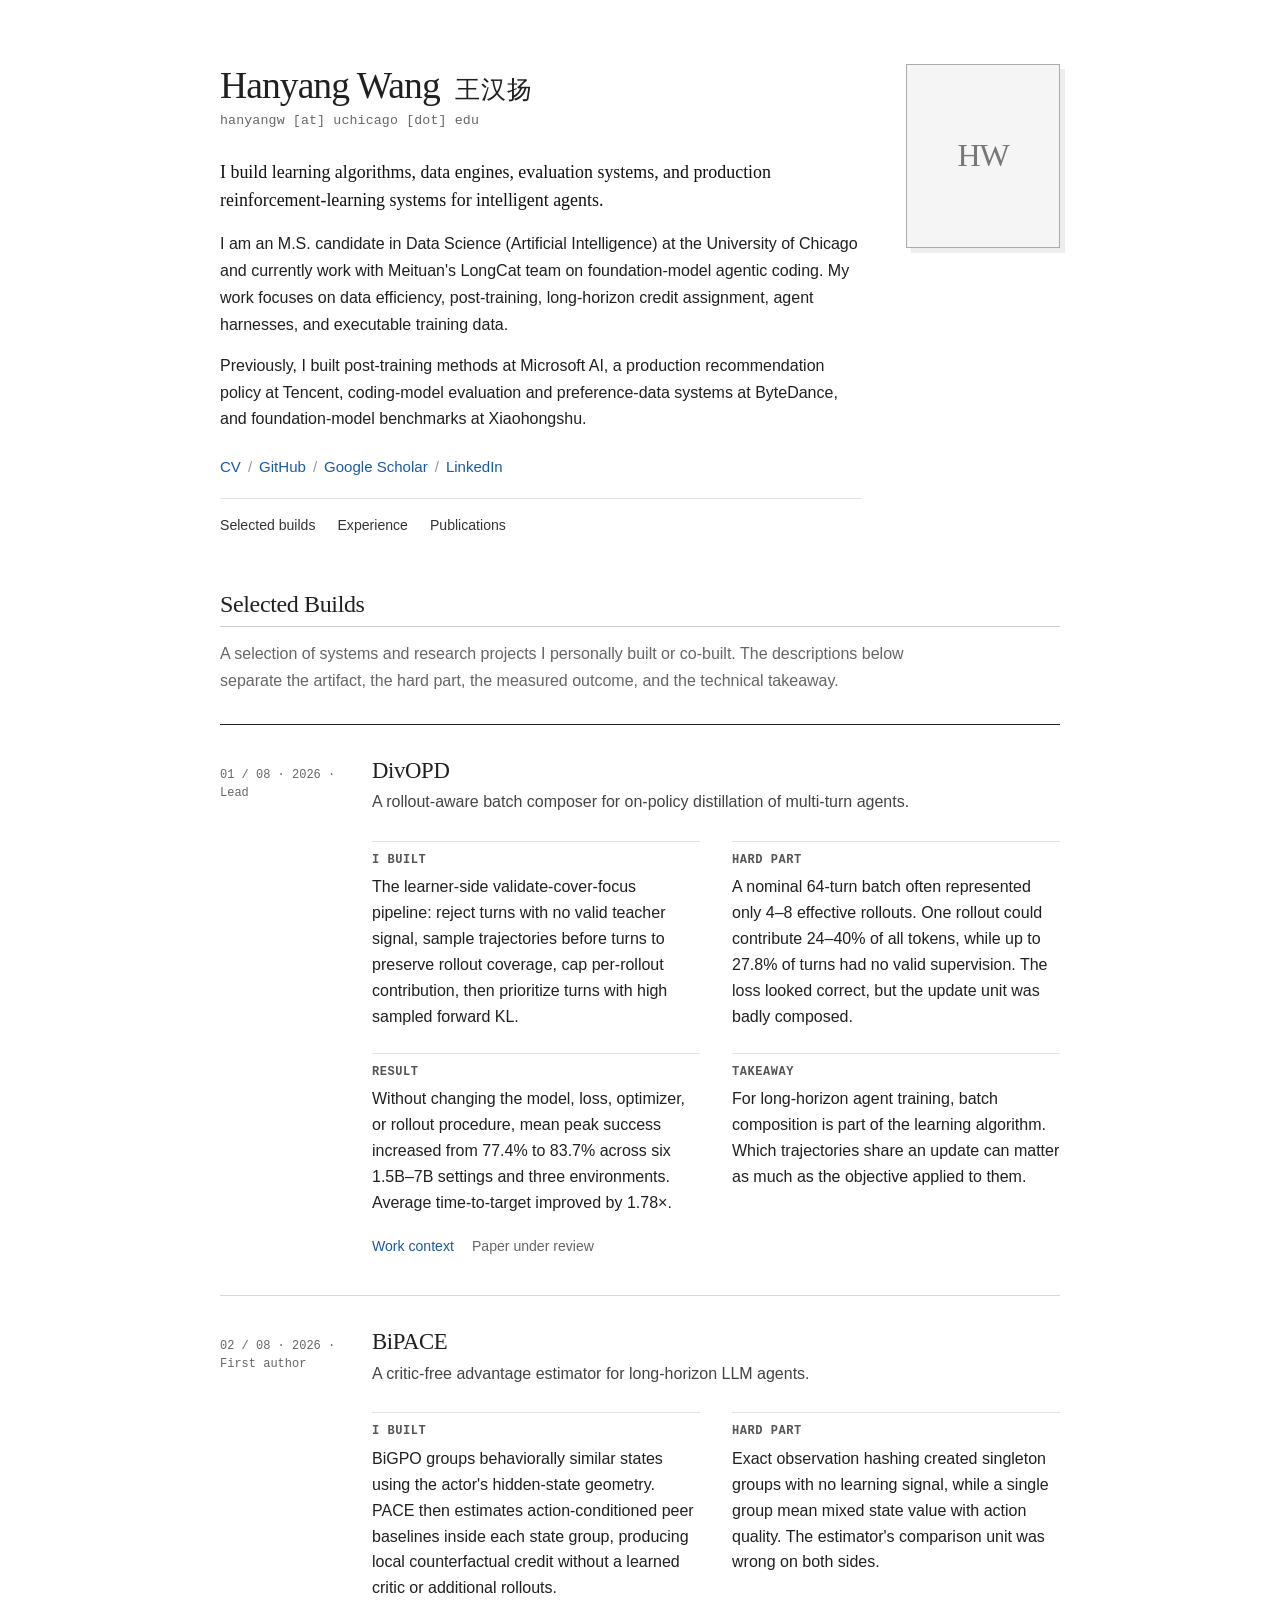
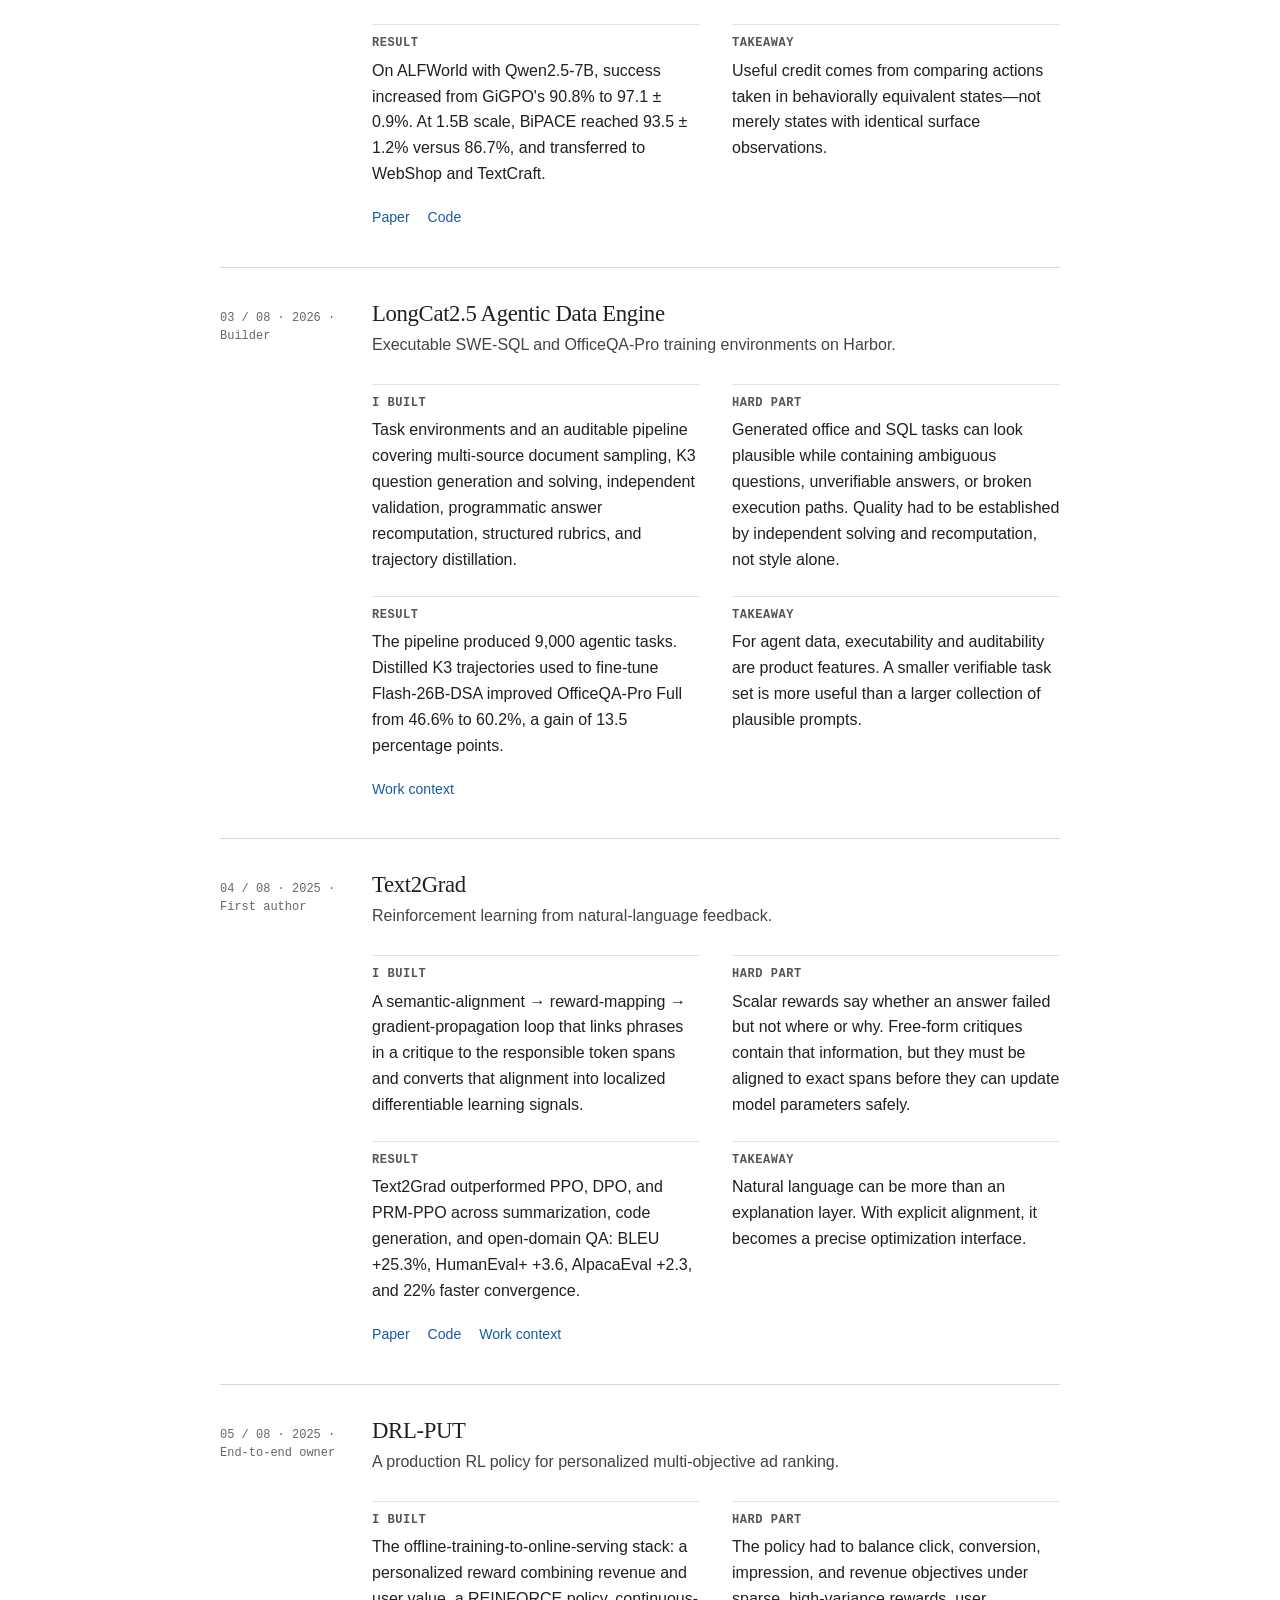
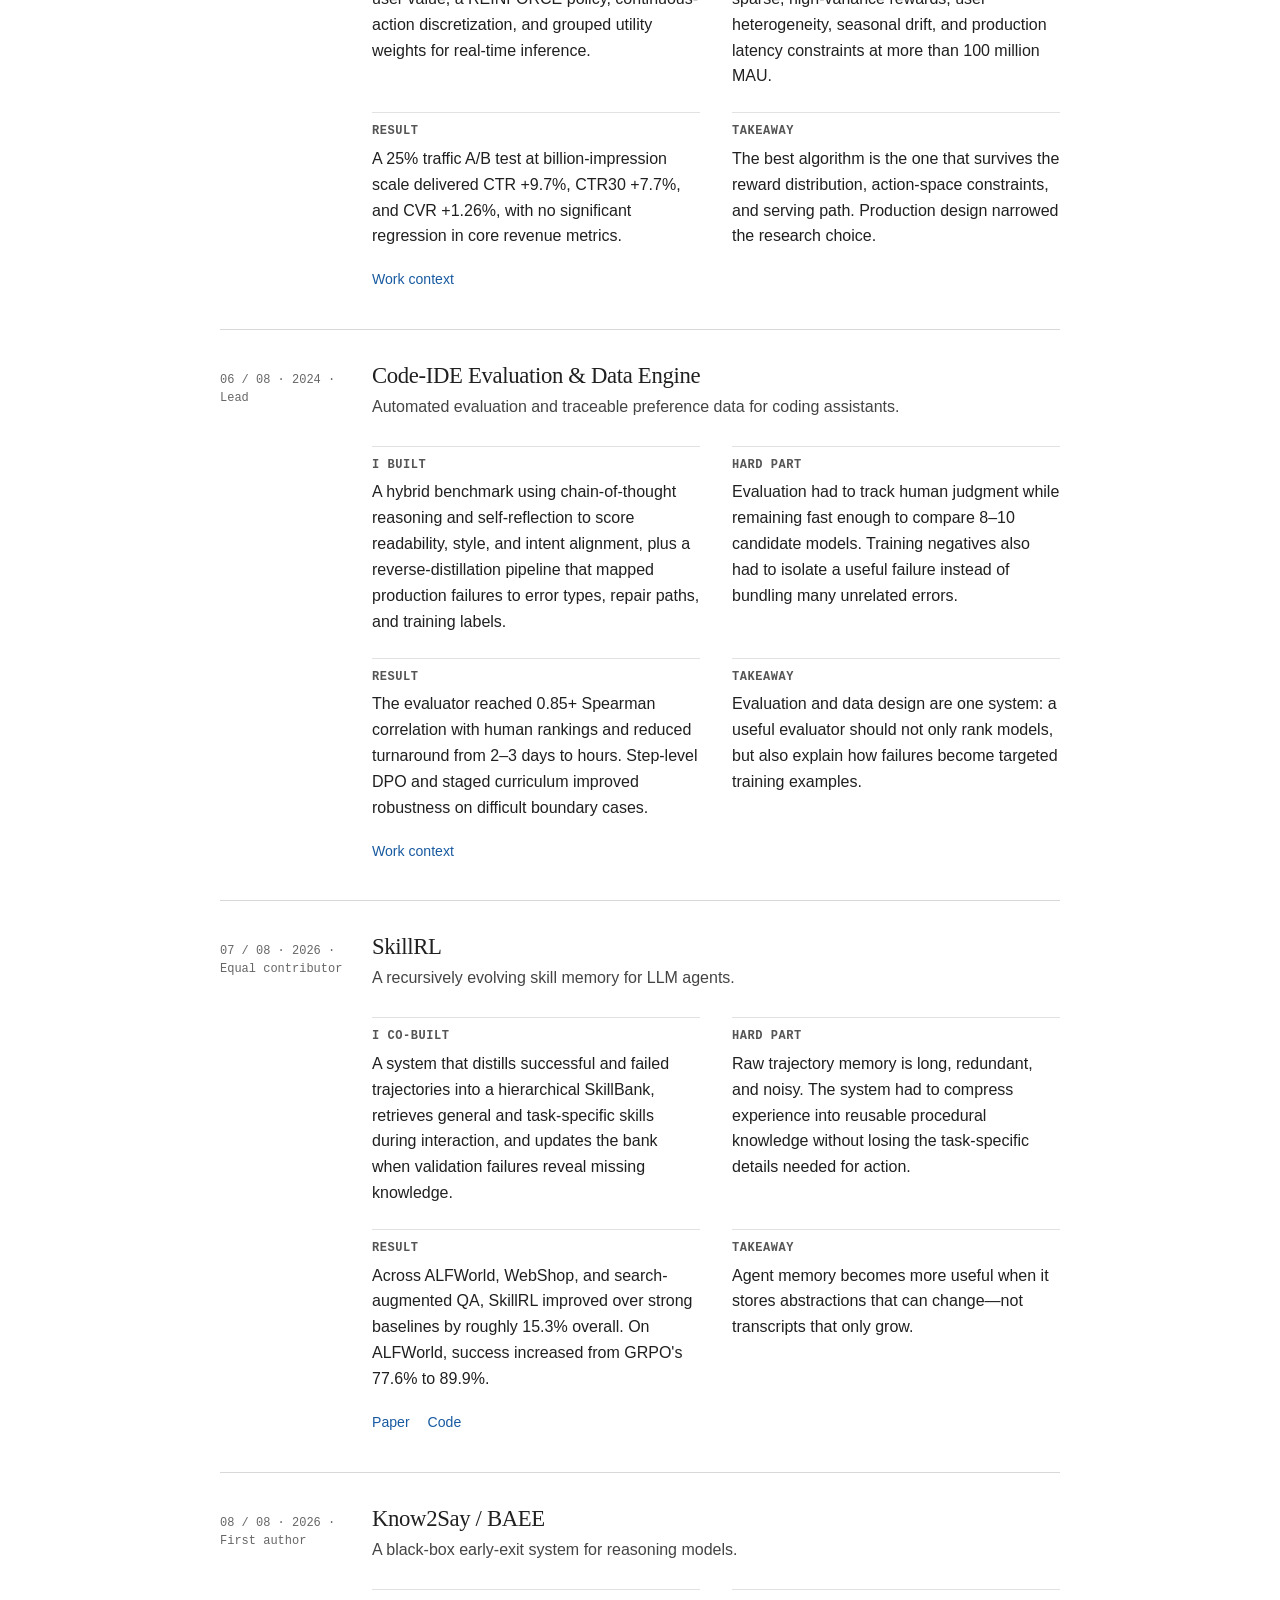
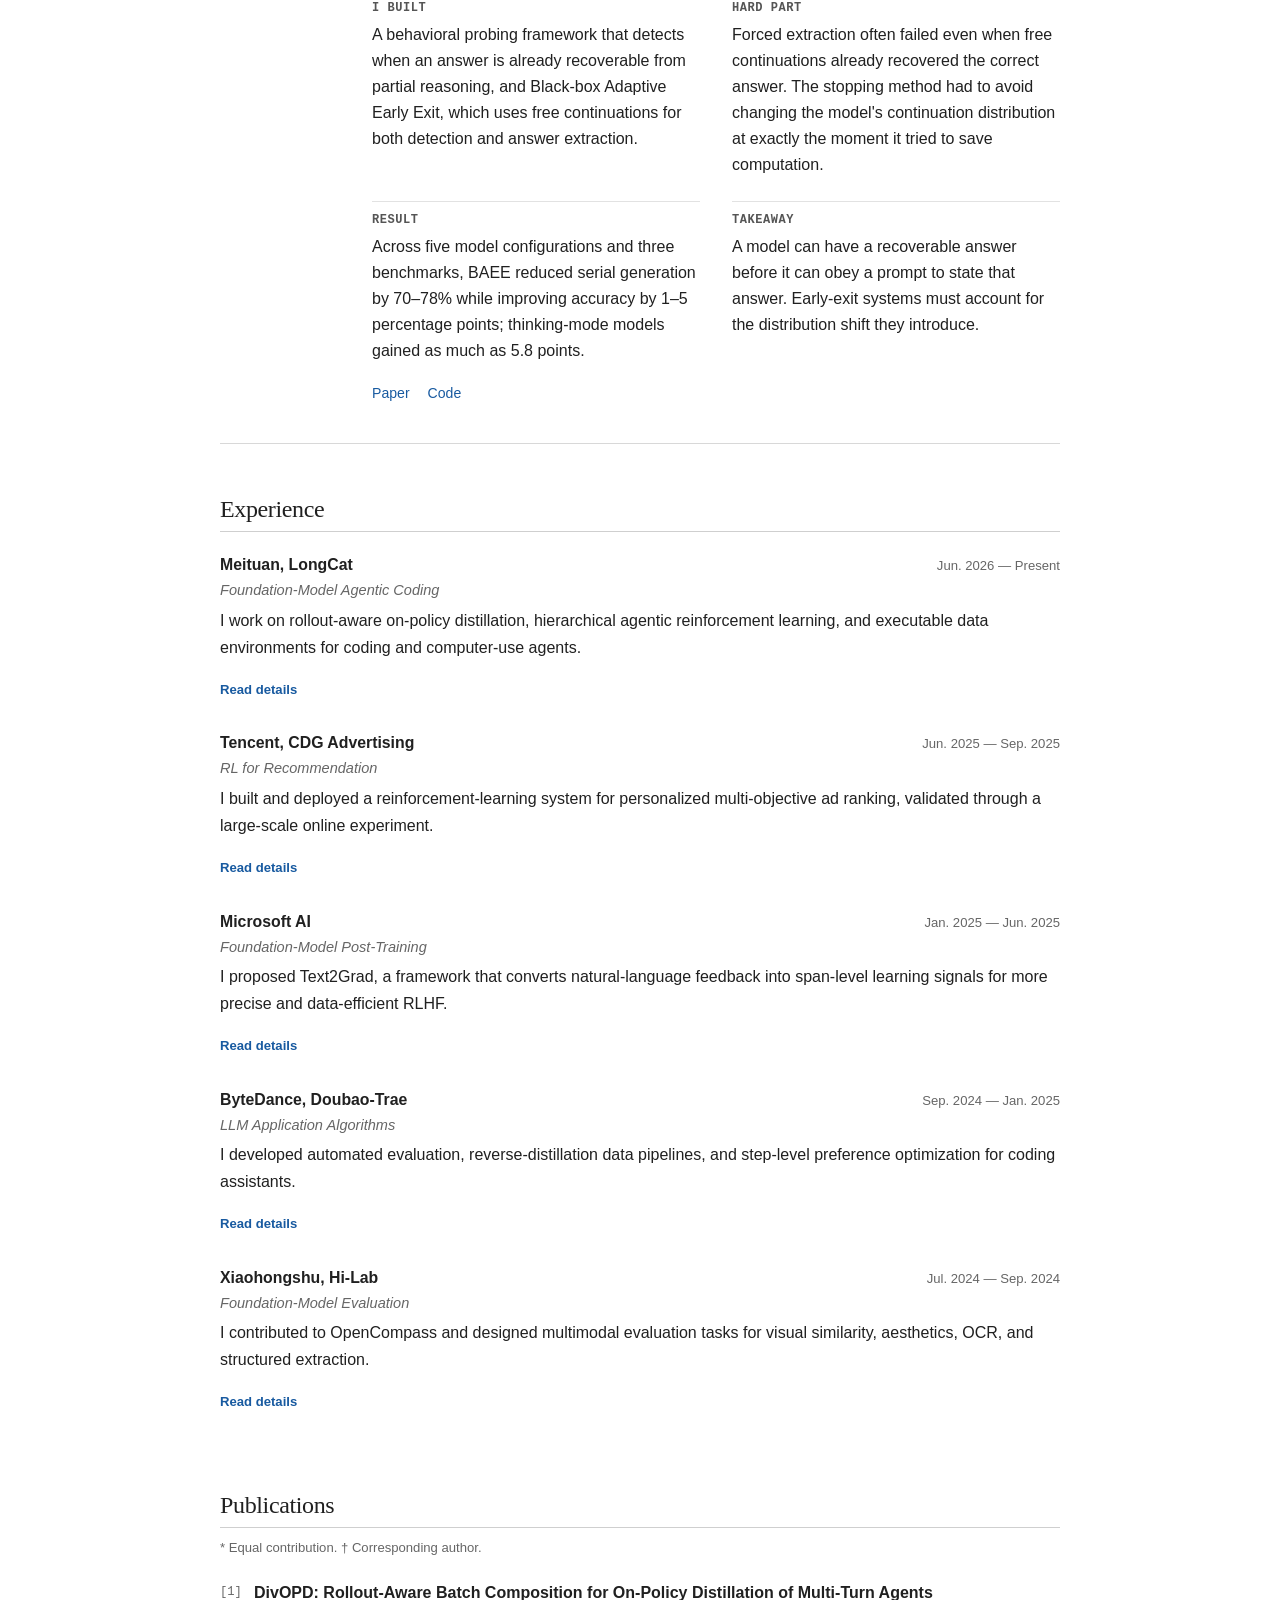
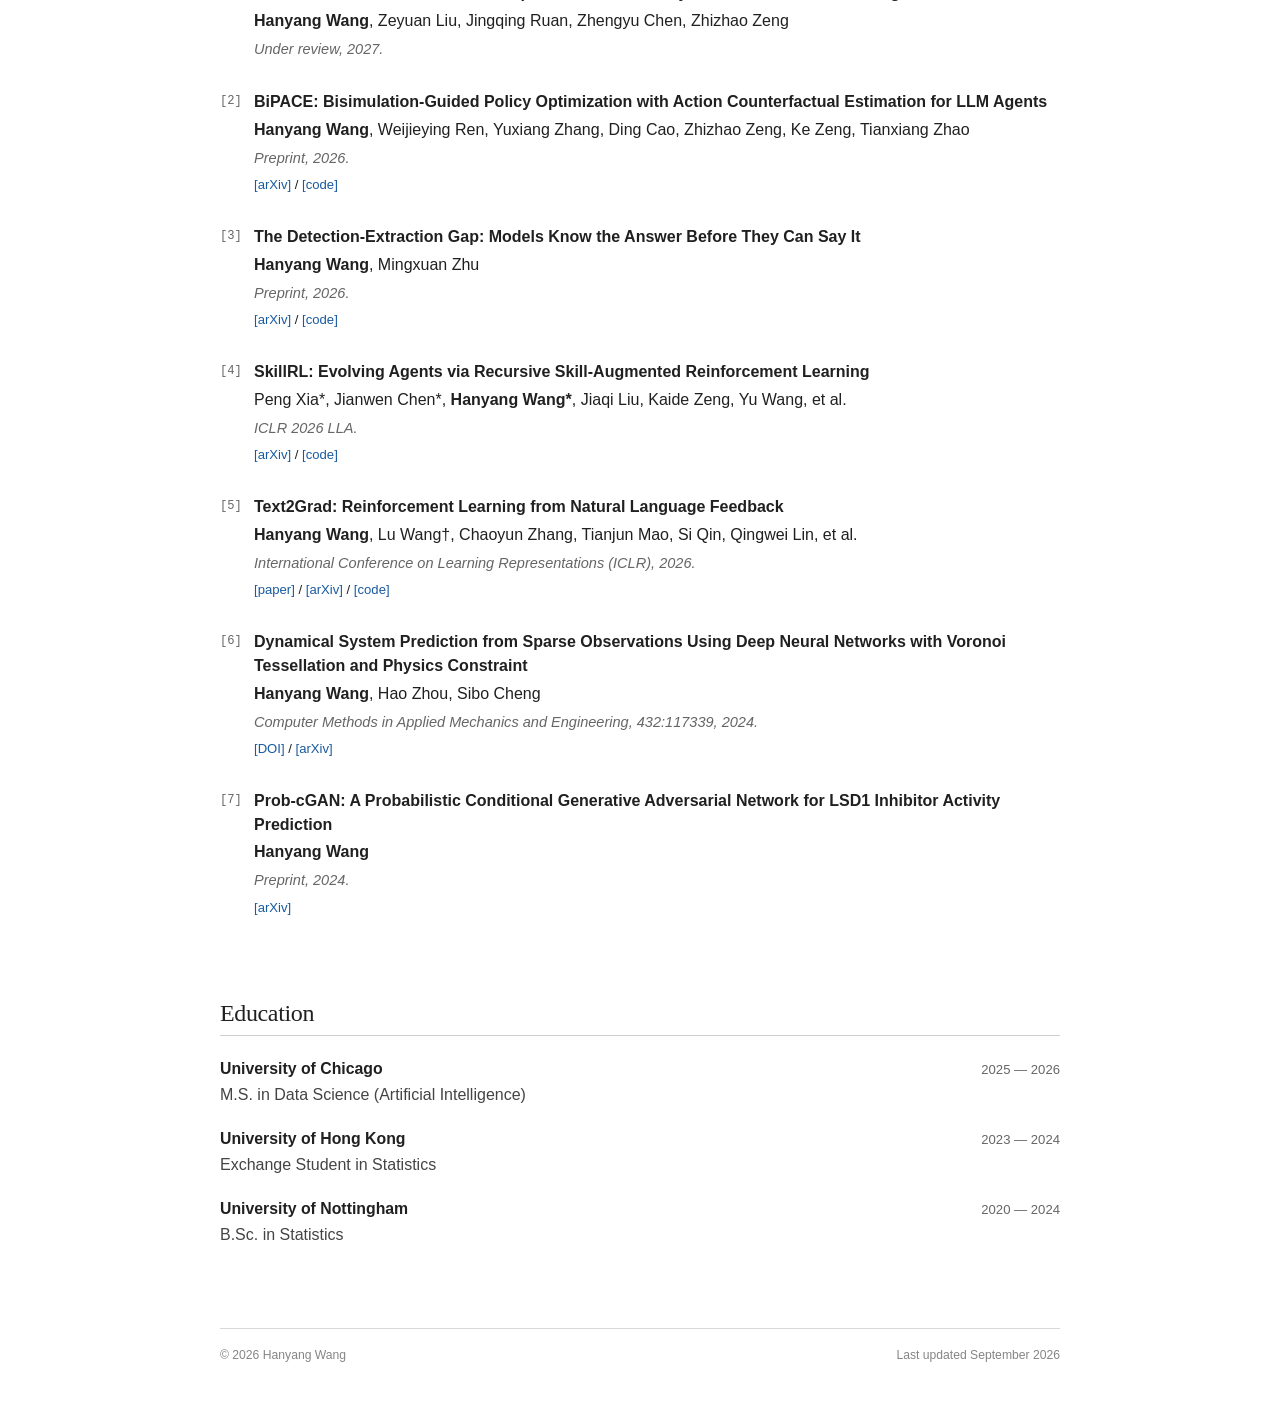
<file: index.html>
<!doctype html>
<html lang="en">
  <head>
    <meta charset="utf-8" />
    <meta name="viewport" content="width=device-width, initial-scale=1" />
    <title>Hanyang Wang 王汉扬</title>
    <meta name="description" content="Hanyang Wang builds learning algorithms, data engines, evaluation systems, and production reinforcement-learning systems for intelligent agents." />
    <meta property="og:title" content="Hanyang Wang 王汉扬" />
    <meta property="og:description" content="Learning algorithms, data engines, evaluation systems, and production RL for intelligent agents." />
    <meta property="og:type" content="website" />
    <meta name="twitter:card" content="summary" />
    <meta name="twitter:title" content="Hanyang Wang 王汉扬" />
    <meta name="twitter:description" content="Learning algorithms, data engines, evaluation systems, and production RL for intelligent agents." />
    <meta name="theme-color" content="#ffffff" />
    <link rel="icon" href="favicon.svg" type="image/svg+xml" />
    <link rel="canonical" href="https://hanyangwang0418-oss.github.io/EdWangLoDaSc.github.io/" />
    <link rel="stylesheet" href="styles.css" />
  </head>
  <body>
    <main>
      <section class="intro" aria-labelledby="page-title">
        <div>
          <h1 id="page-title">Hanyang Wang <span class="chinese-name" lang="zh-CN">王汉扬</span></h1>
          <p class="email">hanyangw [at] uchicago [dot] edu</p>
          <p class="intro-lead">I build learning algorithms, data engines, evaluation systems, and production reinforcement-learning systems for intelligent agents.</p>
          <p>I am an M.S. candidate in Data Science (Artificial Intelligence) at the University of Chicago and currently work with Meituan's LongCat team on foundation-model agentic coding. My work focuses on data efficiency, post-training, long-horizon credit assignment, agent harnesses, and executable training data.</p>
          <p>Previously, I built post-training methods at Microsoft AI, a production recommendation policy at Tencent, coding-model evaluation and preference-data systems at ByteDance, and foundation-model benchmarks at Xiaohongshu.</p>
          <nav class="profile-links" aria-label="Profile links">
            <a href="Hanyang_Wang_CV.pdf" target="_blank">CV</a><span>/</span>
            <a href="https://github.com/EdWangLoDaSc" target="_blank" rel="noreferrer">GitHub</a><span>/</span>
            <a href="https://scholar.google.com/scholar?q=%22Hanyang+Wang%22+Text2Grad" target="_blank" rel="noreferrer">Google Scholar</a><span>/</span>
            <a href="https://www.linkedin.com/in/hanyang-wang-950623252" target="_blank" rel="noreferrer">LinkedIn</a>
          </nav>
          <nav class="section-links" aria-label="Page sections">
            <a href="#builds">Selected builds</a>
            <a href="#experience">Experience</a>
            <a href="#publications">Publications</a>
          </nav>
        </div>
        <div class="portrait-placeholder" aria-label="Portrait placeholder"><span>HW</span></div>
      </section>

      <section id="builds" aria-labelledby="builds-title">
        <h2 id="builds-title">Selected Builds</h2>
        <p class="section-intro">A selection of systems and research projects I personally built or co-built. The descriptions below separate the artifact, the hard part, the measured outcome, and the technical takeaway.</p>

        <div class="build-list">
          <article class="build-item" id="divopd">
            <header class="build-header">
              <p class="build-index">01 / 08 · 2026 · Lead</p>
              <h3>DivOPD</h3>
              <p class="build-subtitle">A rollout-aware batch composer for on-policy distillation of multi-turn agents.</p>
            </header>
            <div class="build-story">
              <div><h4>I built</h4><p>The learner-side validate-cover-focus pipeline: reject turns with no valid teacher signal, sample trajectories before turns to preserve rollout coverage, cap per-rollout contribution, then prioritize turns with high sampled forward KL.</p></div>
              <div><h4>Hard part</h4><p>A nominal 64-turn batch often represented only 4–8 effective rollouts. One rollout could contribute 24–40% of all tokens, while up to 27.8% of turns had no valid supervision. The loss looked correct, but the update unit was badly composed.</p></div>
              <div><h4>Result</h4><p>Without changing the model, loss, optimizer, or rollout procedure, mean peak success increased from 77.4% to 83.7% across six 1.5B–7B settings and three environments. Average time-to-target improved by 1.78×.</p></div>
              <div><h4>Takeaway</h4><p>For long-horizon agent training, batch composition is part of the learning algorithm. Which trajectories share an update can matter as much as the objective applied to them.</p></div>
            </div>
            <div class="build-links"><a href="experience/meituan/">Work context</a><span>Paper under review</span></div>
          </article>

          <article class="build-item" id="bipace">
            <header class="build-header">
              <p class="build-index">02 / 08 · 2026 · First author</p>
              <h3>BiPACE</h3>
              <p class="build-subtitle">A critic-free advantage estimator for long-horizon LLM agents.</p>
            </header>
            <div class="build-story">
              <div><h4>I built</h4><p>BiGPO groups behaviorally similar states using the actor's hidden-state geometry. PACE then estimates action-conditioned peer baselines inside each state group, producing local counterfactual credit without a learned critic or additional rollouts.</p></div>
              <div><h4>Hard part</h4><p>Exact observation hashing created singleton groups with no learning signal, while a single group mean mixed state value with action quality. The estimator's comparison unit was wrong on both sides.</p></div>
              <div><h4>Result</h4><p>On ALFWorld with Qwen2.5-7B, success increased from GiGPO's 90.8% to 97.1 ± 0.9%. At 1.5B scale, BiPACE reached 93.5 ± 1.2% versus 86.7%, and transferred to WebShop and TextCraft.</p></div>
              <div><h4>Takeaway</h4><p>Useful credit comes from comparing actions taken in behaviorally equivalent states—not merely states with identical surface observations.</p></div>
            </div>
            <div class="build-links"><a href="https://arxiv.org/abs/2606.25556" target="_blank" rel="noreferrer">Paper</a><a href="https://github.com/TianxiangZhao/BiPACE" target="_blank" rel="noreferrer">Code</a></div>
          </article>

          <article class="build-item" id="longcat-data">
            <header class="build-header">
              <p class="build-index">03 / 08 · 2026 · Builder</p>
              <h3>LongCat2.5 Agentic Data Engine</h3>
              <p class="build-subtitle">Executable SWE-SQL and OfficeQA-Pro training environments on Harbor.</p>
            </header>
            <div class="build-story">
              <div><h4>I built</h4><p>Task environments and an auditable pipeline covering multi-source document sampling, K3 question generation and solving, independent validation, programmatic answer recomputation, structured rubrics, and trajectory distillation.</p></div>
              <div><h4>Hard part</h4><p>Generated office and SQL tasks can look plausible while containing ambiguous questions, unverifiable answers, or broken execution paths. Quality had to be established by independent solving and recomputation, not style alone.</p></div>
              <div><h4>Result</h4><p>The pipeline produced 9,000 agentic tasks. Distilled K3 trajectories used to fine-tune Flash-26B-DSA improved OfficeQA-Pro Full from 46.6% to 60.2%, a gain of 13.5 percentage points.</p></div>
              <div><h4>Takeaway</h4><p>For agent data, executability and auditability are product features. A smaller verifiable task set is more useful than a larger collection of plausible prompts.</p></div>
            </div>
            <div class="build-links"><a href="experience/meituan/">Work context</a></div>
          </article>

          <article class="build-item" id="text2grad">
            <header class="build-header">
              <p class="build-index">04 / 08 · 2025 · First author</p>
              <h3>Text2Grad</h3>
              <p class="build-subtitle">Reinforcement learning from natural-language feedback.</p>
            </header>
            <div class="build-story">
              <div><h4>I built</h4><p>A semantic-alignment → reward-mapping → gradient-propagation loop that links phrases in a critique to the responsible token spans and converts that alignment into localized differentiable learning signals.</p></div>
              <div><h4>Hard part</h4><p>Scalar rewards say whether an answer failed but not where or why. Free-form critiques contain that information, but they must be aligned to exact spans before they can update model parameters safely.</p></div>
              <div><h4>Result</h4><p>Text2Grad outperformed PPO, DPO, and PRM-PPO across summarization, code generation, and open-domain QA: BLEU +25.3%, HumanEval+ +3.6, AlpacaEval +2.3, and 22% faster convergence.</p></div>
              <div><h4>Takeaway</h4><p>Natural language can be more than an explanation layer. With explicit alignment, it becomes a precise optimization interface.</p></div>
            </div>
            <div class="build-links"><a href="https://proceedings.iclr.cc/paper_files/paper/2026/hash/52fbb930ec6941099f1384321d8b9461-Abstract-Conference.html" target="_blank" rel="noreferrer">Paper</a><a href="https://github.com/microsoft/Text2Grad" target="_blank" rel="noreferrer">Code</a><a href="experience/microsoft/">Work context</a></div>
          </article>

          <article class="build-item" id="drl-put">
            <header class="build-header">
              <p class="build-index">05 / 08 · 2025 · End-to-end owner</p>
              <h3>DRL-PUT</h3>
              <p class="build-subtitle">A production RL policy for personalized multi-objective ad ranking.</p>
            </header>
            <div class="build-story">
              <div><h4>I built</h4><p>The offline-training-to-online-serving stack: a personalized reward combining revenue and user value, a REINFORCE policy, continuous-action discretization, and grouped utility weights for real-time inference.</p></div>
              <div><h4>Hard part</h4><p>The policy had to balance click, conversion, impression, and revenue objectives under sparse, high-variance rewards, user heterogeneity, seasonal drift, and production latency constraints at more than 100 million MAU.</p></div>
              <div><h4>Result</h4><p>A 25% traffic A/B test at billion-impression scale delivered CTR +9.7%, CTR30 +7.7%, and CVR +1.26%, with no significant regression in core revenue metrics.</p></div>
              <div><h4>Takeaway</h4><p>The best algorithm is the one that survives the reward distribution, action-space constraints, and serving path. Production design narrowed the research choice.</p></div>
            </div>
            <div class="build-links"><a href="experience/tencent/">Work context</a></div>
          </article>

          <article class="build-item" id="code-eval">
            <header class="build-header">
              <p class="build-index">06 / 08 · 2024 · Lead</p>
              <h3>Code-IDE Evaluation & Data Engine</h3>
              <p class="build-subtitle">Automated evaluation and traceable preference data for coding assistants.</p>
            </header>
            <div class="build-story">
              <div><h4>I built</h4><p>A hybrid benchmark using chain-of-thought reasoning and self-reflection to score readability, style, and intent alignment, plus a reverse-distillation pipeline that mapped production failures to error types, repair paths, and training labels.</p></div>
              <div><h4>Hard part</h4><p>Evaluation had to track human judgment while remaining fast enough to compare 8–10 candidate models. Training negatives also had to isolate a useful failure instead of bundling many unrelated errors.</p></div>
              <div><h4>Result</h4><p>The evaluator reached 0.85+ Spearman correlation with human rankings and reduced turnaround from 2–3 days to hours. Step-level DPO and staged curriculum improved robustness on difficult boundary cases.</p></div>
              <div><h4>Takeaway</h4><p>Evaluation and data design are one system: a useful evaluator should not only rank models, but also explain how failures become targeted training examples.</p></div>
            </div>
            <div class="build-links"><a href="experience/bytedance/">Work context</a></div>
          </article>

          <article class="build-item" id="skillrl">
            <header class="build-header">
              <p class="build-index">07 / 08 · 2026 · Equal contributor</p>
              <h3>SkillRL</h3>
              <p class="build-subtitle">A recursively evolving skill memory for LLM agents.</p>
            </header>
            <div class="build-story">
              <div><h4>I co-built</h4><p>A system that distills successful and failed trajectories into a hierarchical SkillBank, retrieves general and task-specific skills during interaction, and updates the bank when validation failures reveal missing knowledge.</p></div>
              <div><h4>Hard part</h4><p>Raw trajectory memory is long, redundant, and noisy. The system had to compress experience into reusable procedural knowledge without losing the task-specific details needed for action.</p></div>
              <div><h4>Result</h4><p>Across ALFWorld, WebShop, and search-augmented QA, SkillRL improved over strong baselines by roughly 15.3% overall. On ALFWorld, success increased from GRPO's 77.6% to 89.9%.</p></div>
              <div><h4>Takeaway</h4><p>Agent memory becomes more useful when it stores abstractions that can change—not transcripts that only grow.</p></div>
            </div>
            <div class="build-links"><a href="https://arxiv.org/abs/2602.08234" target="_blank" rel="noreferrer">Paper</a><a href="https://github.com/aiming-lab/SkillRL" target="_blank" rel="noreferrer">Code</a></div>
          </article>

          <article class="build-item" id="know2say">
            <header class="build-header">
              <p class="build-index">08 / 08 · 2026 · First author</p>
              <h3>Know2Say / BAEE</h3>
              <p class="build-subtitle">A black-box early-exit system for reasoning models.</p>
            </header>
            <div class="build-story">
              <div><h4>I built</h4><p>A behavioral probing framework that detects when an answer is already recoverable from partial reasoning, and Black-box Adaptive Early Exit, which uses free continuations for both detection and answer extraction.</p></div>
              <div><h4>Hard part</h4><p>Forced extraction often failed even when free continuations already recovered the correct answer. The stopping method had to avoid changing the model's continuation distribution at exactly the moment it tried to save computation.</p></div>
              <div><h4>Result</h4><p>Across five model configurations and three benchmarks, BAEE reduced serial generation by 70–78% while improving accuracy by 1–5 percentage points; thinking-mode models gained as much as 5.8 points.</p></div>
              <div><h4>Takeaway</h4><p>A model can have a recoverable answer before it can obey a prompt to state that answer. Early-exit systems must account for the distribution shift they introduce.</p></div>
            </div>
            <div class="build-links"><a href="https://arxiv.org/abs/2604.06613" target="_blank" rel="noreferrer">Paper</a><a href="https://github.com/EdWangLoDaSc/know2say" target="_blank" rel="noreferrer">Code</a></div>
          </article>
        </div>
      </section>

      <section id="experience" aria-labelledby="experience-title">
        <h2 id="experience-title">Experience</h2>
        <article class="experience-item"><div class="item-heading"><h3>Meituan, LongCat</h3><span>Jun. 2026 — Present</span></div><p class="role">Foundation-Model Agentic Coding</p><p>I work on rollout-aware on-policy distillation, hierarchical agentic reinforcement learning, and executable data environments for coding and computer-use agents.</p><a class="detail-link" href="experience/meituan/">Read details</a></article>
        <article class="experience-item"><div class="item-heading"><h3>Tencent, CDG Advertising</h3><span>Jun. 2025 — Sep. 2025</span></div><p class="role">RL for Recommendation</p><p>I built and deployed a reinforcement-learning system for personalized multi-objective ad ranking, validated through a large-scale online experiment.</p><a class="detail-link" href="experience/tencent/">Read details</a></article>
        <article class="experience-item"><div class="item-heading"><h3>Microsoft AI</h3><span>Jan. 2025 — Jun. 2025</span></div><p class="role">Foundation-Model Post-Training</p><p>I proposed Text2Grad, a framework that converts natural-language feedback into span-level learning signals for more precise and data-efficient RLHF.</p><a class="detail-link" href="experience/microsoft/">Read details</a></article>
        <article class="experience-item"><div class="item-heading"><h3>ByteDance, Doubao-Trae</h3><span>Sep. 2024 — Jan. 2025</span></div><p class="role">LLM Application Algorithms</p><p>I developed automated evaluation, reverse-distillation data pipelines, and step-level preference optimization for coding assistants.</p><a class="detail-link" href="experience/bytedance/">Read details</a></article>
        <article class="experience-item"><div class="item-heading"><h3>Xiaohongshu, Hi-Lab</h3><span>Jul. 2024 — Sep. 2024</span></div><p class="role">Foundation-Model Evaluation</p><p>I contributed to OpenCompass and designed multimodal evaluation tasks for visual similarity, aesthetics, OCR, and structured extraction.</p><a class="detail-link" href="experience/xiaohongshu/">Read details</a></article>
      </section>

      <section id="publications" aria-labelledby="publications-title">
        <h2 id="publications-title">Publications</h2>
        <p class="note">* Equal contribution. † Corresponding author.</p>
        <ol class="publication-list">
          <li><p class="paper-title">DivOPD: Rollout-Aware Batch Composition for On-Policy Distillation of Multi-Turn Agents</p><p><strong>Hanyang Wang</strong>, Zeyuan Liu, Jingqing Ruan, Zhengyu Chen, Zhizhao Zeng</p><p class="venue">Under review, 2027.</p></li>
          <li><p class="paper-title">BiPACE: Bisimulation-Guided Policy Optimization with Action Counterfactual Estimation for LLM Agents</p><p><strong>Hanyang Wang</strong>, Weijieying Ren, Yuxiang Zhang, Ding Cao, Zhizhao Zeng, Ke Zeng, Tianxiang Zhao</p><p class="venue">Preprint, 2026.</p><p class="paper-links"><a href="https://arxiv.org/abs/2606.25556" target="_blank" rel="noreferrer">[arXiv]</a> / <a href="https://github.com/TianxiangZhao/BiPACE" target="_blank" rel="noreferrer">[code]</a></p></li>
          <li><p class="paper-title">The Detection-Extraction Gap: Models Know the Answer Before They Can Say It</p><p><strong>Hanyang Wang</strong>, Mingxuan Zhu</p><p class="venue">Preprint, 2026.</p><p class="paper-links"><a href="https://arxiv.org/abs/2604.06613" target="_blank" rel="noreferrer">[arXiv]</a> / <a href="https://github.com/EdWangLoDaSc/know2say" target="_blank" rel="noreferrer">[code]</a></p></li>
          <li><p class="paper-title">SkillRL: Evolving Agents via Recursive Skill-Augmented Reinforcement Learning</p><p>Peng Xia*, Jianwen Chen*, <strong>Hanyang Wang*</strong>, Jiaqi Liu, Kaide Zeng, Yu Wang, et al.</p><p class="venue">ICLR 2026 LLA.</p><p class="paper-links"><a href="https://arxiv.org/abs/2602.08234" target="_blank" rel="noreferrer">[arXiv]</a> / <a href="https://github.com/aiming-lab/SkillRL" target="_blank" rel="noreferrer">[code]</a></p></li>
          <li><p class="paper-title">Text2Grad: Reinforcement Learning from Natural Language Feedback</p><p><strong>Hanyang Wang</strong>, Lu Wang†, Chaoyun Zhang, Tianjun Mao, Si Qin, Qingwei Lin, et al.</p><p class="venue">International Conference on Learning Representations (ICLR), 2026.</p><p class="paper-links"><a href="https://proceedings.iclr.cc/paper_files/paper/2026/hash/52fbb930ec6941099f1384321d8b9461-Abstract-Conference.html" target="_blank" rel="noreferrer">[paper]</a> / <a href="https://arxiv.org/abs/2505.22338" target="_blank" rel="noreferrer">[arXiv]</a> / <a href="https://github.com/microsoft/Text2Grad" target="_blank" rel="noreferrer">[code]</a></p></li>
          <li><p class="paper-title">Dynamical System Prediction from Sparse Observations Using Deep Neural Networks with Voronoi Tessellation and Physics Constraint</p><p><strong>Hanyang Wang</strong>, Hao Zhou, Sibo Cheng</p><p class="venue">Computer Methods in Applied Mechanics and Engineering, 432:117339, 2024.</p><p class="paper-links"><a href="https://doi.org/10.1016/j.cma.2024.117339" target="_blank" rel="noreferrer">[DOI]</a> / <a href="https://arxiv.org/abs/2409.00458" target="_blank" rel="noreferrer">[arXiv]</a></p></li>
          <li><p class="paper-title">Prob-cGAN: A Probabilistic Conditional Generative Adversarial Network for LSD1 Inhibitor Activity Prediction</p><p><strong>Hanyang Wang</strong></p><p class="venue">Preprint, 2024.</p><p class="paper-links"><a href="https://arxiv.org/abs/2411.15483" target="_blank" rel="noreferrer">[arXiv]</a></p></li>
        </ol>
      </section>

      <section aria-labelledby="education-title">
        <h2 id="education-title">Education</h2>
        <div class="education-item"><div class="item-heading"><h3>University of Chicago</h3><span>2025 — 2026</span></div><p>M.S. in Data Science (Artificial Intelligence)</p></div>
        <div class="education-item"><div class="item-heading"><h3>University of Hong Kong</h3><span>2023 — 2024</span></div><p>Exchange Student in Statistics</p></div>
        <div class="education-item"><div class="item-heading"><h3>University of Nottingham</h3><span>2020 — 2024</span></div><p>B.Sc. in Statistics</p></div>
      </section>
      <footer>
        <p>© 2026 Hanyang Wang</p>
        <p>Last updated September 2026</p>
      </footer>
    </main>
  </body>
</html>
</file>
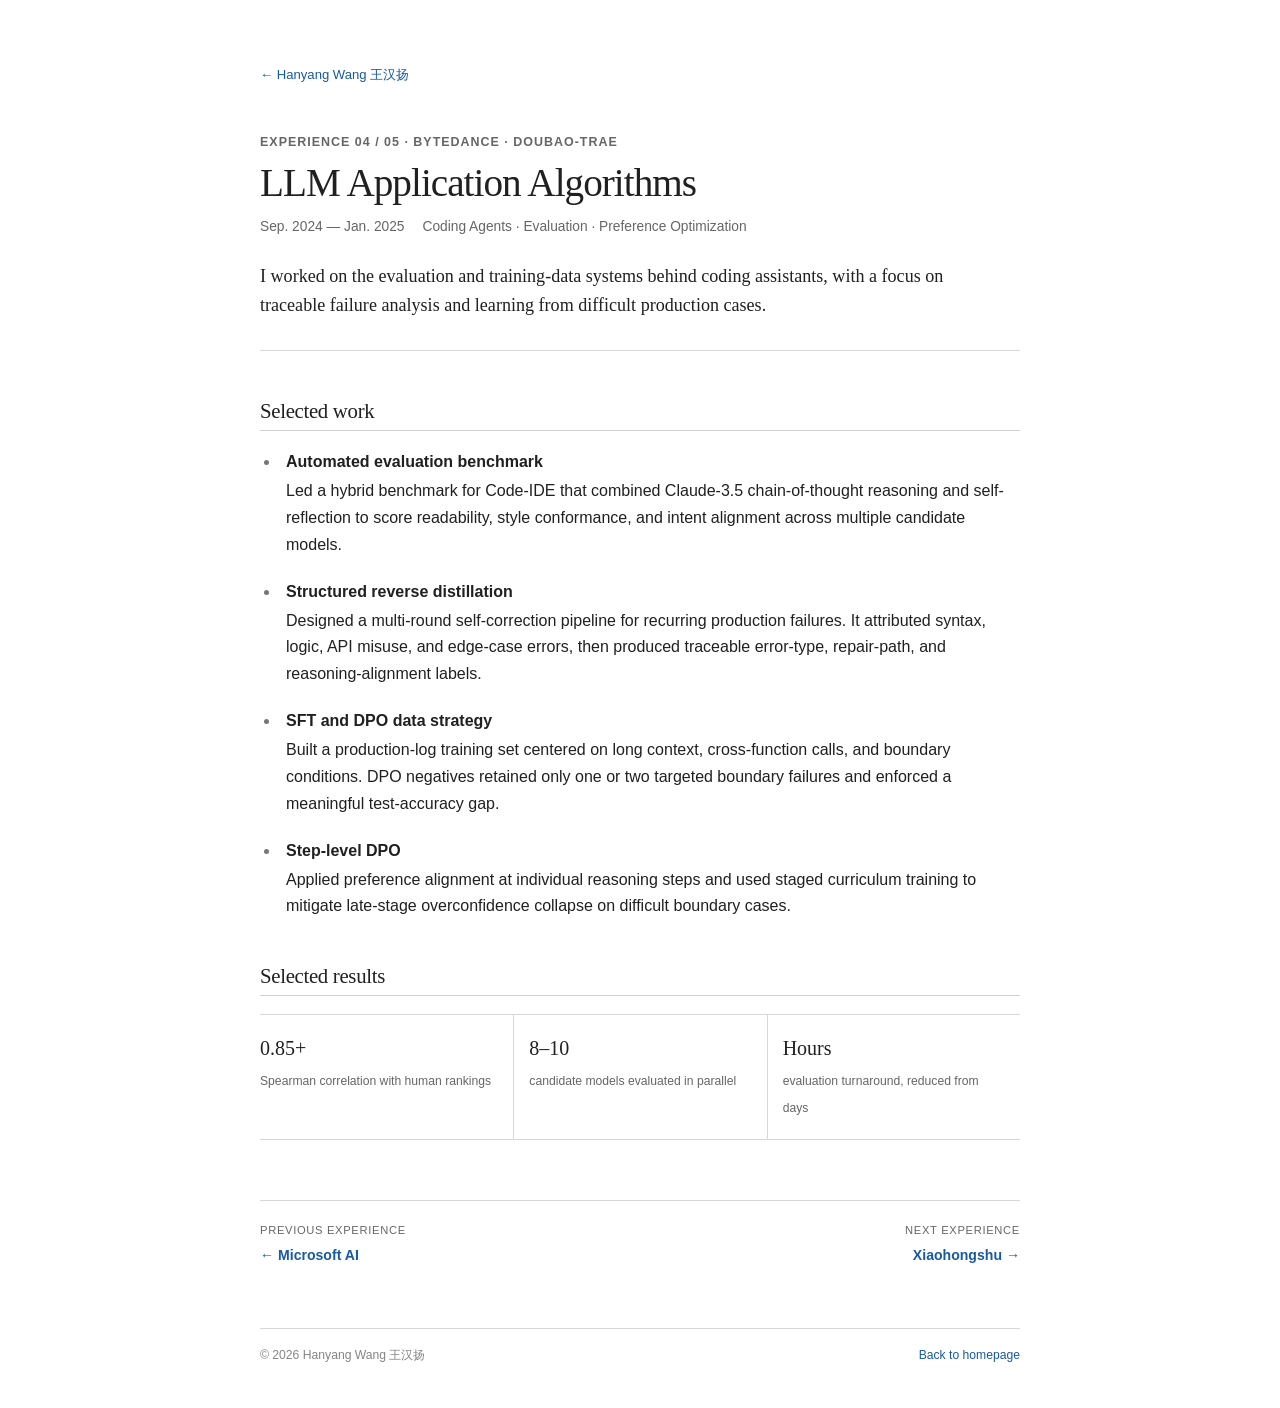
<file: experience/bytedance/index.html>
<!doctype html>
<html lang="en">
  <head>
    <meta charset="utf-8" />
    <meta name="viewport" content="width=device-width, initial-scale=1" />
    <title>ByteDance · Doubao-Trae — Hanyang Wang 王汉扬</title>
    <meta name="description" content="Hanyang Wang's work on automated evaluation, data strategy, and preference optimization for coding assistants at ByteDance." />
    <meta property="og:title" content="ByteDance · Doubao-Trae — Hanyang Wang 王汉扬" />
    <meta property="og:description" content="Evaluation, reverse distillation, and preference optimization for coding assistants." />
    <meta name="twitter:card" content="summary" />
    <meta name="twitter:title" content="ByteDance · Doubao-Trae — Hanyang Wang 王汉扬" />
    <meta name="twitter:description" content="Evaluation, reverse distillation, and preference optimization for coding assistants." />
    <link rel="icon" href="../../favicon.svg" type="image/svg+xml" />
    <link rel="canonical" href="https://hanyangwang0418-oss.github.io/EdWangLoDaSc.github.io/experience/bytedance/" />
    <link rel="stylesheet" href="../../styles.css" />
  </head>
  <body>
    <main class="detail-page">
      <nav class="detail-nav"><a href="../../">← Hanyang Wang 王汉扬</a></nav>
      <header class="detail-header">
        <p class="company">Experience 04 / 05 · ByteDance · Doubao-Trae</p>
        <h1>LLM Application Algorithms</h1>
        <div class="detail-meta"><span>Sep. 2024 — Jan. 2025</span><span>Coding Agents · Evaluation · Preference Optimization</span></div>
        <p class="detail-summary">I worked on the evaluation and training-data systems behind coding assistants, with a focus on traceable failure analysis and learning from difficult production cases.</p>
      </header>

      <section class="detail-section" aria-labelledby="highlights-title">
        <h2 id="highlights-title">Selected work</h2>
        <ul class="highlight-list">
          <li><strong>Automated evaluation benchmark</strong>Led a hybrid benchmark for Code-IDE that combined Claude-3.5 chain-of-thought reasoning and self-reflection to score readability, style conformance, and intent alignment across multiple candidate models.</li>
          <li><strong>Structured reverse distillation</strong>Designed a multi-round self-correction pipeline for recurring production failures. It attributed syntax, logic, API misuse, and edge-case errors, then produced traceable error-type, repair-path, and reasoning-alignment labels.</li>
          <li><strong>SFT and DPO data strategy</strong>Built a production-log training set centered on long context, cross-function calls, and boundary conditions. DPO negatives retained only one or two targeted boundary failures and enforced a meaningful test-accuracy gap.</li>
          <li><strong>Step-level DPO</strong>Applied preference alignment at individual reasoning steps and used staged curriculum training to mitigate late-stage overconfidence collapse on difficult boundary cases.</li>
        </ul>
      </section>

      <section class="detail-section" aria-labelledby="results-title">
        <h2 id="results-title">Selected results</h2>
        <ul class="result-list">
          <li><strong>0.85+</strong><span>Spearman correlation with human rankings</span></li>
          <li><strong>8–10</strong><span>candidate models evaluated in parallel</span></li>
          <li><strong>Hours</strong><span>evaluation turnaround, reduced from days</span></li>
        </ul>
      </section>

      <nav class="experience-pagination" aria-label="Experience pages">
        <a href="../microsoft/"><small>Previous experience</small><strong>← Microsoft AI</strong></a>
        <a href="../xiaohongshu/"><small>Next experience</small><strong>Xiaohongshu →</strong></a>
      </nav>
      <footer><p>© 2026 Hanyang Wang 王汉扬</p><p><a href="../../">Back to homepage</a></p></footer>
    </main>
  </body>
</html>
</file>
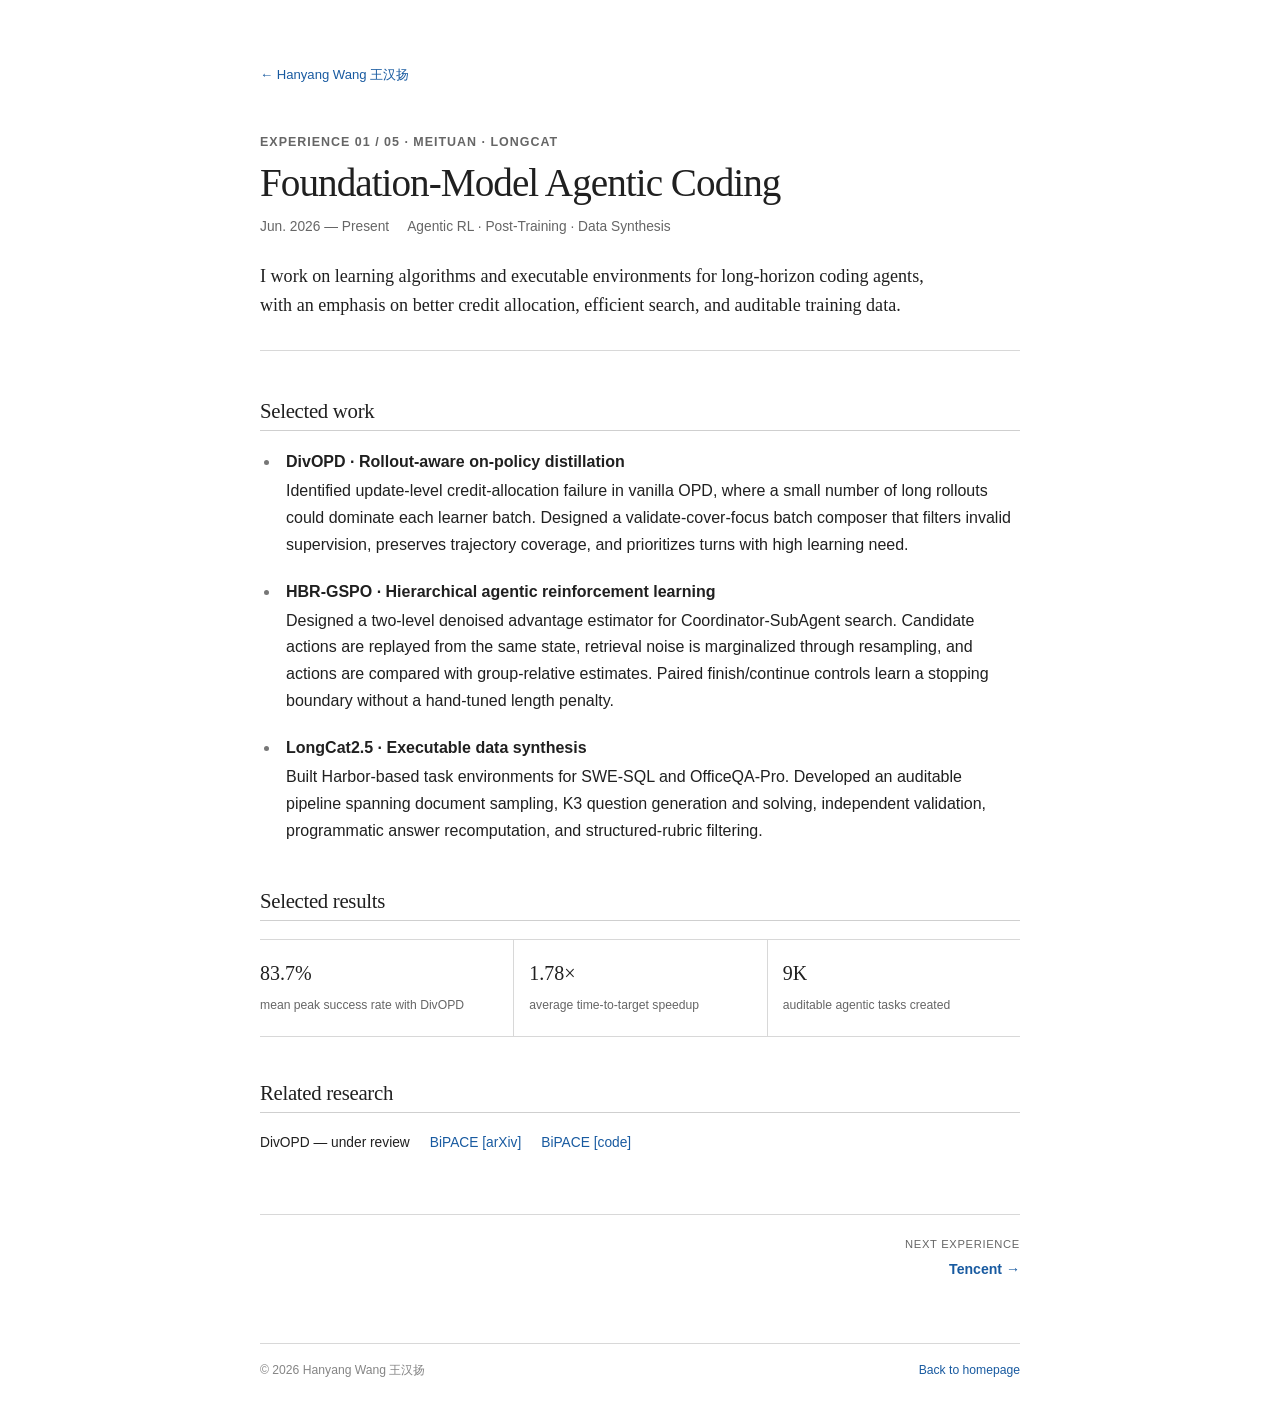
<file: experience/meituan/index.html>
<!doctype html>
<html lang="en">
  <head>
    <meta charset="utf-8" />
    <meta name="viewport" content="width=device-width, initial-scale=1" />
    <title>Meituan · LongCat — Hanyang Wang 王汉扬</title>
    <meta name="description" content="Hanyang Wang's work on agentic coding, on-policy distillation, hierarchical reinforcement learning, and data synthesis at Meituan LongCat." />
    <meta property="og:title" content="Meituan · LongCat — Hanyang Wang 王汉扬" />
    <meta property="og:description" content="Agentic coding, on-policy distillation, hierarchical RL, and executable data environments." />
    <meta name="twitter:card" content="summary" />
    <meta name="twitter:title" content="Meituan · LongCat — Hanyang Wang 王汉扬" />
    <meta name="twitter:description" content="Agentic coding, on-policy distillation, hierarchical RL, and executable data environments." />
    <link rel="icon" href="../../favicon.svg" type="image/svg+xml" />
    <link rel="canonical" href="https://hanyangwang0418-oss.github.io/EdWangLoDaSc.github.io/experience/meituan/" />
    <link rel="stylesheet" href="../../styles.css" />
  </head>
  <body>
    <main class="detail-page">
      <nav class="detail-nav"><a href="../../">← Hanyang Wang 王汉扬</a></nav>
      <header class="detail-header">
        <p class="company">Experience 01 / 05 · Meituan · LongCat</p>
        <h1>Foundation-Model Agentic Coding</h1>
        <div class="detail-meta"><span>Jun. 2026 — Present</span><span>Agentic RL · Post-Training · Data Synthesis</span></div>
        <p class="detail-summary">I work on learning algorithms and executable environments for long-horizon coding agents, with an emphasis on better credit allocation, efficient search, and auditable training data.</p>
      </header>

      <section class="detail-section" aria-labelledby="highlights-title">
        <h2 id="highlights-title">Selected work</h2>
        <ul class="highlight-list">
          <li><strong>DivOPD · Rollout-aware on-policy distillation</strong>Identified update-level credit-allocation failure in vanilla OPD, where a small number of long rollouts could dominate each learner batch. Designed a validate-cover-focus batch composer that filters invalid supervision, preserves trajectory coverage, and prioritizes turns with high learning need.</li>
          <li><strong>HBR-GSPO · Hierarchical agentic reinforcement learning</strong>Designed a two-level denoised advantage estimator for Coordinator-SubAgent search. Candidate actions are replayed from the same state, retrieval noise is marginalized through resampling, and actions are compared with group-relative estimates. Paired finish/continue controls learn a stopping boundary without a hand-tuned length penalty.</li>
          <li><strong>LongCat2.5 · Executable data synthesis</strong>Built Harbor-based task environments for SWE-SQL and OfficeQA-Pro. Developed an auditable pipeline spanning document sampling, K3 question generation and solving, independent validation, programmatic answer recomputation, and structured-rubric filtering.</li>
        </ul>
      </section>

      <section class="detail-section" aria-labelledby="results-title">
        <h2 id="results-title">Selected results</h2>
        <ul class="result-list">
          <li><strong>83.7%</strong><span>mean peak success rate with DivOPD</span></li>
          <li><strong>1.78×</strong><span>average time-to-target speedup</span></li>
          <li><strong>9K</strong><span>auditable agentic tasks created</span></li>
        </ul>
      </section>

      <section class="detail-section" aria-labelledby="related-title">
        <h2 id="related-title">Related research</h2>
        <div class="related-links">
          <span>DivOPD — under review</span>
          <a href="https://arxiv.org/abs/2606.25556" target="_blank" rel="noreferrer">BiPACE [arXiv]</a>
          <a href="https://github.com/TianxiangZhao/BiPACE" target="_blank" rel="noreferrer">BiPACE [code]</a>
        </div>
      </section>

      <nav class="experience-pagination" aria-label="Experience pages">
        <span></span>
        <a href="../tencent/"><small>Next experience</small><strong>Tencent →</strong></a>
      </nav>
      <footer><p>© 2026 Hanyang Wang 王汉扬</p><p><a href="../../">Back to homepage</a></p></footer>
    </main>
  </body>
</html>
</file>
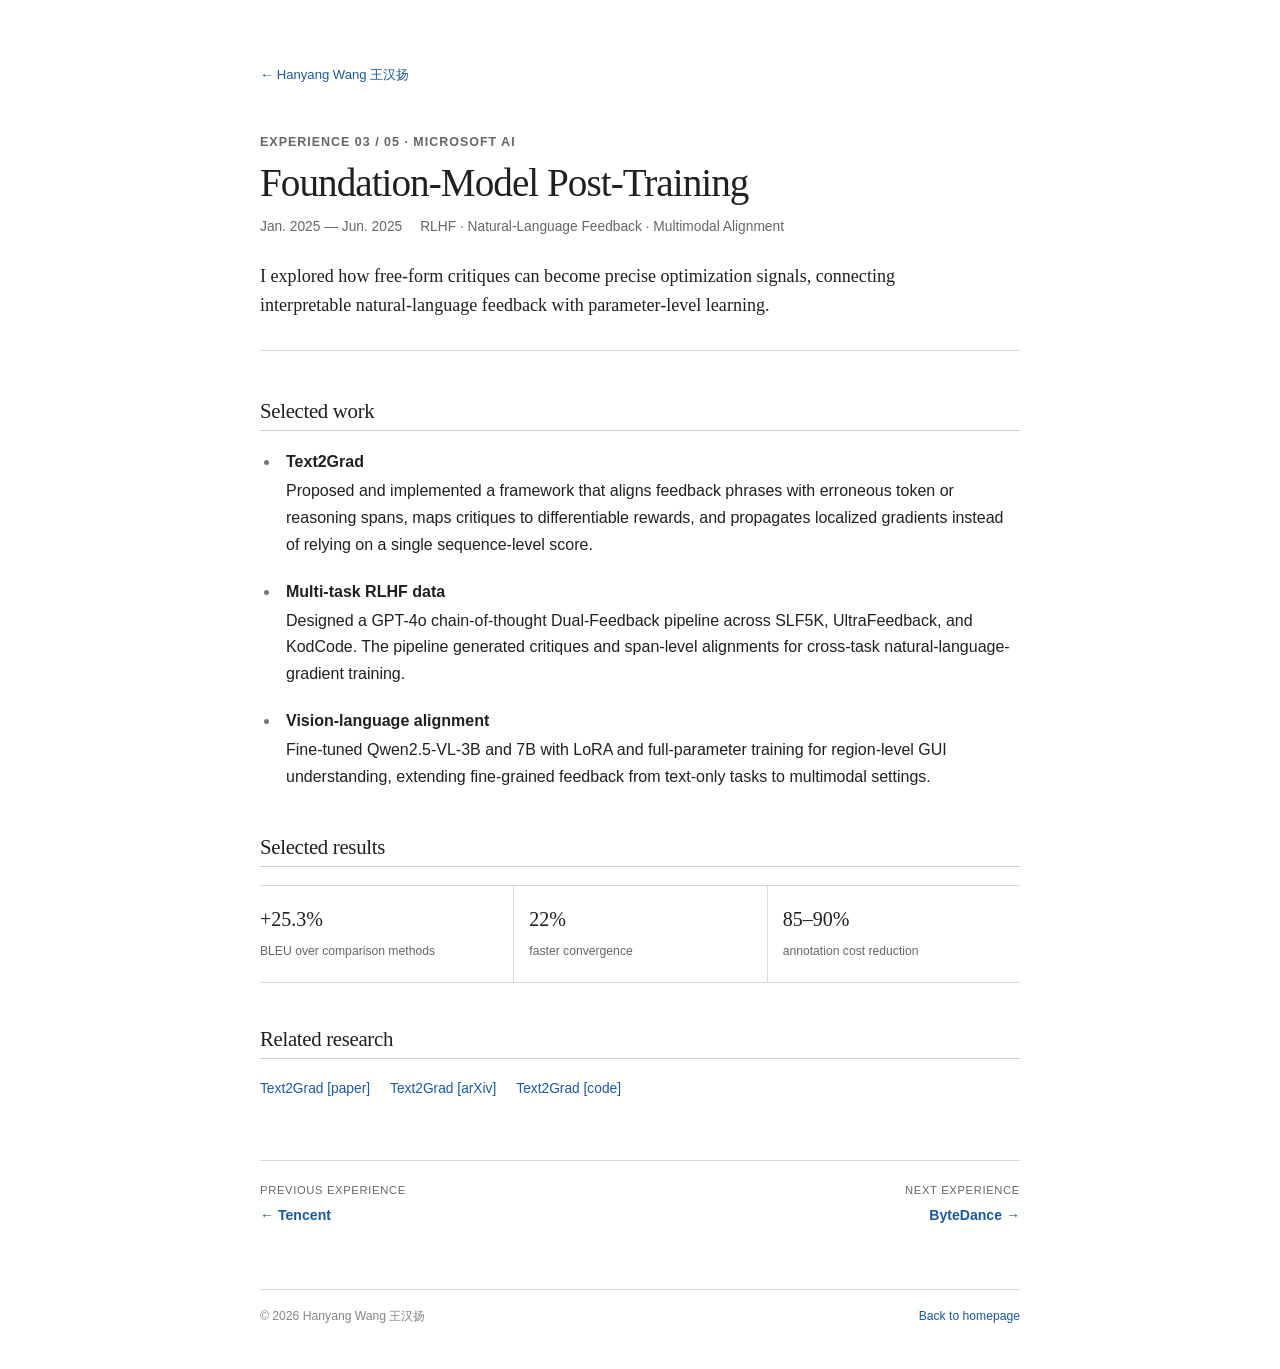
<file: experience/microsoft/index.html>
<!doctype html>
<html lang="en">
  <head>
    <meta charset="utf-8" />
    <meta name="viewport" content="width=device-width, initial-scale=1" />
    <title>Microsoft AI — Hanyang Wang 王汉扬</title>
    <meta name="description" content="Hanyang Wang's work on Text2Grad, natural-language feedback, RLHF data, and multimodal alignment at Microsoft AI." />
    <meta property="og:title" content="Microsoft AI — Hanyang Wang 王汉扬" />
    <meta property="og:description" content="Foundation-model post-training with fine-grained natural-language feedback." />
    <meta name="twitter:card" content="summary" />
    <meta name="twitter:title" content="Microsoft AI — Hanyang Wang 王汉扬" />
    <meta name="twitter:description" content="Foundation-model post-training with fine-grained natural-language feedback." />
    <link rel="icon" href="../../favicon.svg" type="image/svg+xml" />
    <link rel="canonical" href="https://hanyangwang0418-oss.github.io/EdWangLoDaSc.github.io/experience/microsoft/" />
    <link rel="stylesheet" href="../../styles.css" />
  </head>
  <body>
    <main class="detail-page">
      <nav class="detail-nav"><a href="../../">← Hanyang Wang 王汉扬</a></nav>
      <header class="detail-header">
        <p class="company">Experience 03 / 05 · Microsoft AI</p>
        <h1>Foundation-Model Post-Training</h1>
        <div class="detail-meta"><span>Jan. 2025 — Jun. 2025</span><span>RLHF · Natural-Language Feedback · Multimodal Alignment</span></div>
        <p class="detail-summary">I explored how free-form critiques can become precise optimization signals, connecting interpretable natural-language feedback with parameter-level learning.</p>
      </header>

      <section class="detail-section" aria-labelledby="highlights-title">
        <h2 id="highlights-title">Selected work</h2>
        <ul class="highlight-list">
          <li><strong>Text2Grad</strong>Proposed and implemented a framework that aligns feedback phrases with erroneous token or reasoning spans, maps critiques to differentiable rewards, and propagates localized gradients instead of relying on a single sequence-level score.</li>
          <li><strong>Multi-task RLHF data</strong>Designed a GPT-4o chain-of-thought Dual-Feedback pipeline across SLF5K, UltraFeedback, and KodCode. The pipeline generated critiques and span-level alignments for cross-task natural-language-gradient training.</li>
          <li><strong>Vision-language alignment</strong>Fine-tuned Qwen2.5-VL-3B and 7B with LoRA and full-parameter training for region-level GUI understanding, extending fine-grained feedback from text-only tasks to multimodal settings.</li>
        </ul>
      </section>

      <section class="detail-section" aria-labelledby="results-title">
        <h2 id="results-title">Selected results</h2>
        <ul class="result-list">
          <li><strong>+25.3%</strong><span>BLEU over comparison methods</span></li>
          <li><strong>22%</strong><span>faster convergence</span></li>
          <li><strong>85–90%</strong><span>annotation cost reduction</span></li>
        </ul>
      </section>

      <section class="detail-section" aria-labelledby="related-title">
        <h2 id="related-title">Related research</h2>
        <div class="related-links">
          <a href="https://proceedings.iclr.cc/paper_files/paper/2026/hash/52fbb930ec6941099f1384321d8b9461-Abstract-Conference.html" target="_blank" rel="noreferrer">Text2Grad [paper]</a>
          <a href="https://arxiv.org/abs/2505.22338" target="_blank" rel="noreferrer">Text2Grad [arXiv]</a>
          <a href="https://github.com/microsoft/Text2Grad" target="_blank" rel="noreferrer">Text2Grad [code]</a>
        </div>
      </section>

      <nav class="experience-pagination" aria-label="Experience pages">
        <a href="../tencent/"><small>Previous experience</small><strong>← Tencent</strong></a>
        <a href="../bytedance/"><small>Next experience</small><strong>ByteDance →</strong></a>
      </nav>
      <footer><p>© 2026 Hanyang Wang 王汉扬</p><p><a href="../../">Back to homepage</a></p></footer>
    </main>
  </body>
</html>
</file>
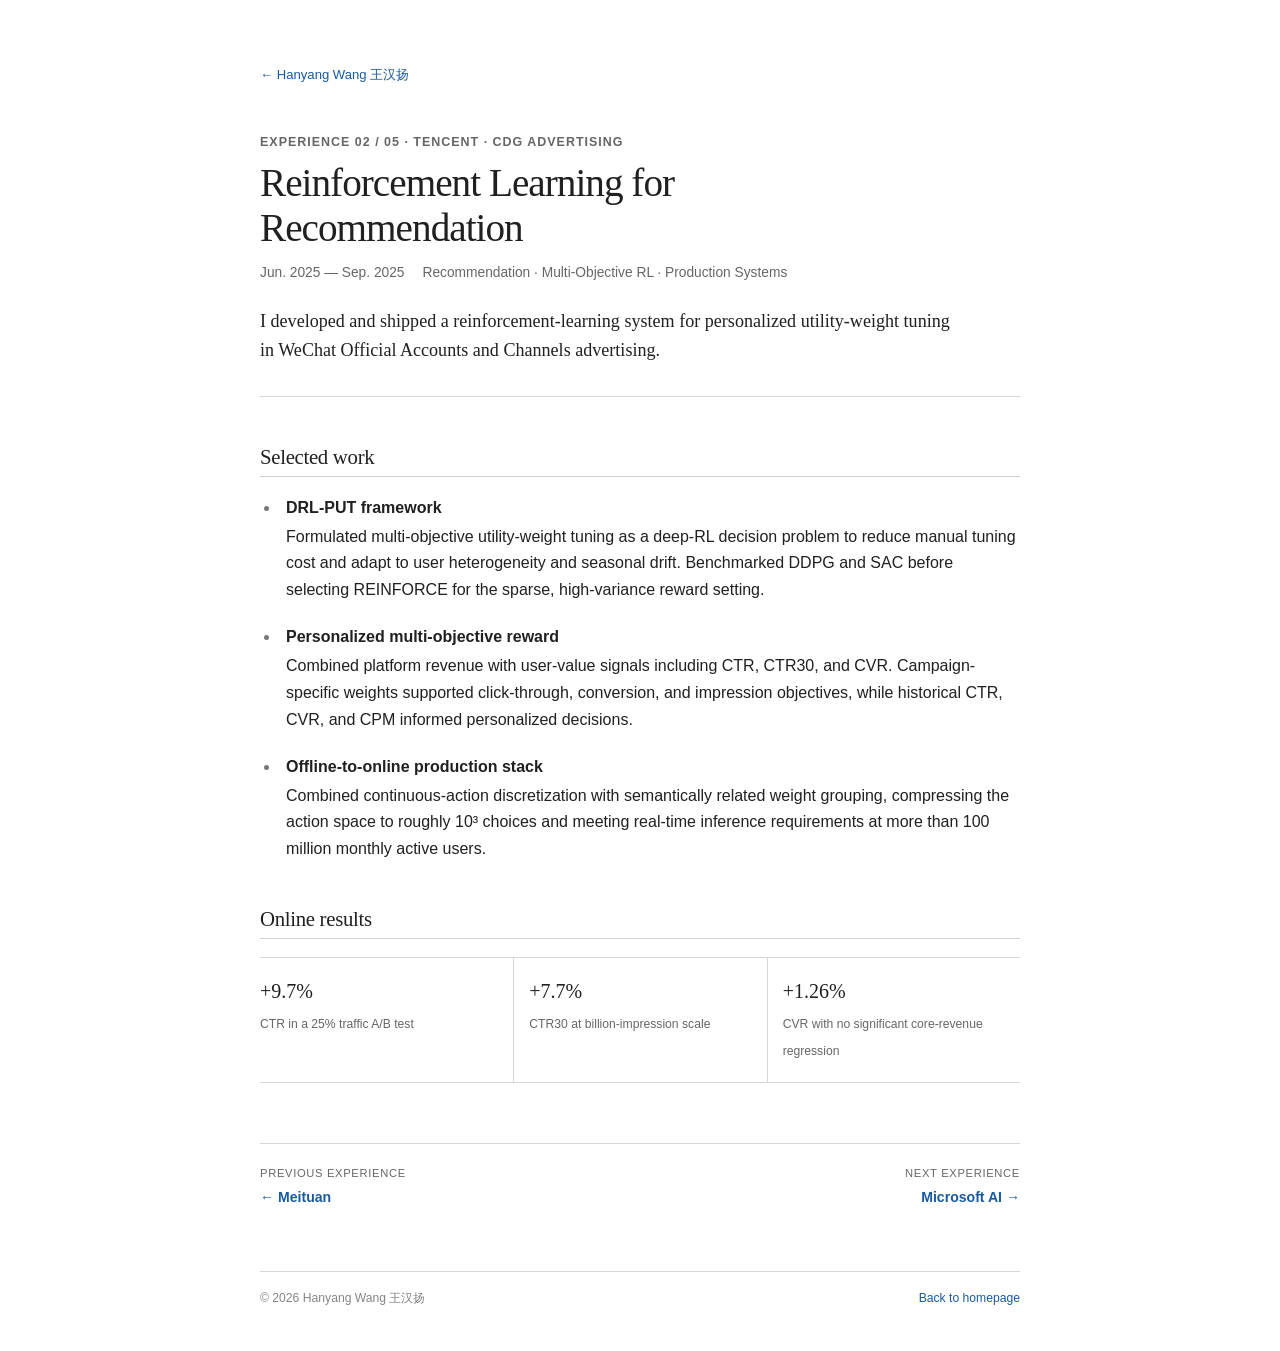
<file: experience/tencent/index.html>
<!doctype html>
<html lang="en">
  <head>
    <meta charset="utf-8" />
    <meta name="viewport" content="width=device-width, initial-scale=1" />
    <title>Tencent · CDG Advertising — Hanyang Wang 王汉扬</title>
    <meta name="description" content="Hanyang Wang's work on reinforcement learning for large-scale recommendation and advertising at Tencent." />
    <meta property="og:title" content="Tencent · CDG Advertising — Hanyang Wang 王汉扬" />
    <meta property="og:description" content="Personalized multi-objective reinforcement learning for large-scale recommendation." />
    <meta name="twitter:card" content="summary" />
    <meta name="twitter:title" content="Tencent · CDG Advertising — Hanyang Wang 王汉扬" />
    <meta name="twitter:description" content="Personalized multi-objective reinforcement learning for large-scale recommendation." />
    <link rel="icon" href="../../favicon.svg" type="image/svg+xml" />
    <link rel="canonical" href="https://hanyangwang0418-oss.github.io/EdWangLoDaSc.github.io/experience/tencent/" />
    <link rel="stylesheet" href="../../styles.css" />
  </head>
  <body>
    <main class="detail-page">
      <nav class="detail-nav"><a href="../../">← Hanyang Wang 王汉扬</a></nav>
      <header class="detail-header">
        <p class="company">Experience 02 / 05 · Tencent · CDG Advertising</p>
        <h1>Reinforcement Learning for Recommendation</h1>
        <div class="detail-meta"><span>Jun. 2025 — Sep. 2025</span><span>Recommendation · Multi-Objective RL · Production Systems</span></div>
        <p class="detail-summary">I developed and shipped a reinforcement-learning system for personalized utility-weight tuning in WeChat Official Accounts and Channels advertising.</p>
      </header>

      <section class="detail-section" aria-labelledby="highlights-title">
        <h2 id="highlights-title">Selected work</h2>
        <ul class="highlight-list">
          <li><strong>DRL-PUT framework</strong>Formulated multi-objective utility-weight tuning as a deep-RL decision problem to reduce manual tuning cost and adapt to user heterogeneity and seasonal drift. Benchmarked DDPG and SAC before selecting REINFORCE for the sparse, high-variance reward setting.</li>
          <li><strong>Personalized multi-objective reward</strong>Combined platform revenue with user-value signals including CTR, CTR30, and CVR. Campaign-specific weights supported click-through, conversion, and impression objectives, while historical CTR, CVR, and CPM informed personalized decisions.</li>
          <li><strong>Offline-to-online production stack</strong>Combined continuous-action discretization with semantically related weight grouping, compressing the action space to roughly 10³ choices and meeting real-time inference requirements at more than 100 million monthly active users.</li>
        </ul>
      </section>

      <section class="detail-section" aria-labelledby="results-title">
        <h2 id="results-title">Online results</h2>
        <ul class="result-list">
          <li><strong>+9.7%</strong><span>CTR in a 25% traffic A/B test</span></li>
          <li><strong>+7.7%</strong><span>CTR30 at billion-impression scale</span></li>
          <li><strong>+1.26%</strong><span>CVR with no significant core-revenue regression</span></li>
        </ul>
      </section>

      <nav class="experience-pagination" aria-label="Experience pages">
        <a href="../meituan/"><small>Previous experience</small><strong>← Meituan</strong></a>
        <a href="../microsoft/"><small>Next experience</small><strong>Microsoft AI →</strong></a>
      </nav>
      <footer><p>© 2026 Hanyang Wang 王汉扬</p><p><a href="../../">Back to homepage</a></p></footer>
    </main>
  </body>
</html>
</file>
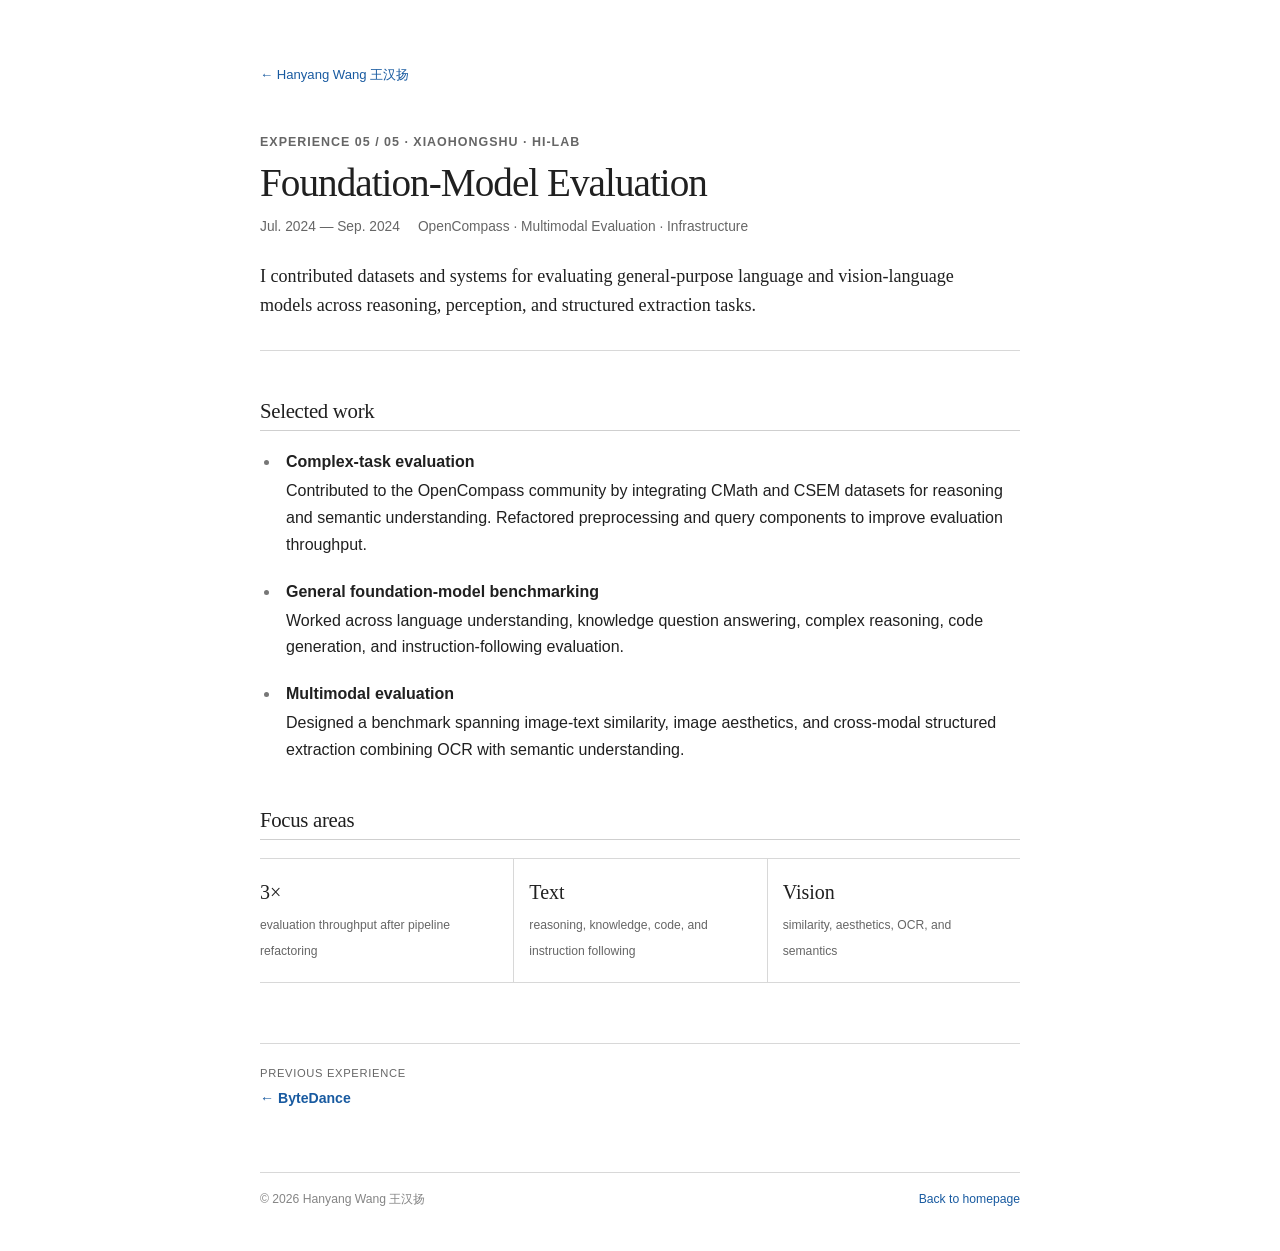
<file: experience/xiaohongshu/index.html>
<!doctype html>
<html lang="en">
  <head>
    <meta charset="utf-8" />
    <meta name="viewport" content="width=device-width, initial-scale=1" />
    <title>Xiaohongshu · Hi-Lab — Hanyang Wang 王汉扬</title>
    <meta name="description" content="Hanyang Wang's work on foundation-model and multimodal evaluation at Xiaohongshu Hi-Lab." />
    <meta property="og:title" content="Xiaohongshu · Hi-Lab — Hanyang Wang 王汉扬" />
    <meta property="og:description" content="Foundation-model and multimodal evaluation infrastructure." />
    <meta name="twitter:card" content="summary" />
    <meta name="twitter:title" content="Xiaohongshu · Hi-Lab — Hanyang Wang 王汉扬" />
    <meta name="twitter:description" content="Foundation-model and multimodal evaluation infrastructure." />
    <link rel="icon" href="../../favicon.svg" type="image/svg+xml" />
    <link rel="canonical" href="https://hanyangwang0418-oss.github.io/EdWangLoDaSc.github.io/experience/xiaohongshu/" />
    <link rel="stylesheet" href="../../styles.css" />
  </head>
  <body>
    <main class="detail-page">
      <nav class="detail-nav"><a href="../../">← Hanyang Wang 王汉扬</a></nav>
      <header class="detail-header">
        <p class="company">Experience 05 / 05 · Xiaohongshu · Hi-Lab</p>
        <h1>Foundation-Model Evaluation</h1>
        <div class="detail-meta"><span>Jul. 2024 — Sep. 2024</span><span>OpenCompass · Multimodal Evaluation · Infrastructure</span></div>
        <p class="detail-summary">I contributed datasets and systems for evaluating general-purpose language and vision-language models across reasoning, perception, and structured extraction tasks.</p>
      </header>

      <section class="detail-section" aria-labelledby="highlights-title">
        <h2 id="highlights-title">Selected work</h2>
        <ul class="highlight-list">
          <li><strong>Complex-task evaluation</strong>Contributed to the OpenCompass community by integrating CMath and CSEM datasets for reasoning and semantic understanding. Refactored preprocessing and query components to improve evaluation throughput.</li>
          <li><strong>General foundation-model benchmarking</strong>Worked across language understanding, knowledge question answering, complex reasoning, code generation, and instruction-following evaluation.</li>
          <li><strong>Multimodal evaluation</strong>Designed a benchmark spanning image-text similarity, image aesthetics, and cross-modal structured extraction combining OCR with semantic understanding.</li>
        </ul>
      </section>

      <section class="detail-section" aria-labelledby="results-title">
        <h2 id="results-title">Focus areas</h2>
        <ul class="result-list">
          <li><strong>3×</strong><span>evaluation throughput after pipeline refactoring</span></li>
          <li><strong>Text</strong><span>reasoning, knowledge, code, and instruction following</span></li>
          <li><strong>Vision</strong><span>similarity, aesthetics, OCR, and semantics</span></li>
        </ul>
      </section>

      <nav class="experience-pagination" aria-label="Experience pages">
        <a href="../bytedance/"><small>Previous experience</small><strong>← ByteDance</strong></a>
        <span></span>
      </nav>
      <footer><p>© 2026 Hanyang Wang 王汉扬</p><p><a href="../../">Back to homepage</a></p></footer>
    </main>
  </body>
</html>
</file>
<file: styles.css>
:root {
  --text: #202020;
  --muted: #666;
  --faint: #999;
  --link: #185aa0;
  --line: #d8d8d8;
}

* { box-sizing: border-box; }

html {
  scroll-behavior: smooth;
  -webkit-text-size-adjust: 100%;
}

body {
  margin: 0;
  background: #fff;
  color: var(--text);
  font-family: -apple-system, BlinkMacSystemFont, "Segoe UI", Arial, sans-serif;
  font-size: 16px;
  line-height: 1.68;
  -webkit-font-smoothing: antialiased;
  text-rendering: optimizeLegibility;
}

main {
  width: min(840px, calc(100% - 40px));
  margin: 0 auto;
  padding: 64px 0 42px;
}

a {
  color: var(--link);
  text-decoration: underline;
  text-decoration-color: transparent;
  text-decoration-thickness: 1px;
  text-underline-offset: 3px;
  transition: color 120ms ease, text-decoration-color 120ms ease;
}

a:hover { text-decoration-color: currentColor; }

a:focus-visible {
  outline: 2px solid var(--link);
  outline-offset: 3px;
  border-radius: 1px;
}

p { margin: 0 0 14px; }

h1,
h2 {
  font-family: Georgia, "Times New Roman", serif;
  font-weight: 500;
}

h1 {
  margin: 0 0 3px;
  font-size: 2.35rem;
  letter-spacing: -0.025em;
  line-height: 1.15;
}

.chinese-name {
  margin-left: 0.28em;
  font-family: "Songti SC", "STSong", "Noto Serif CJK SC", serif;
  font-size: 0.67em;
  font-weight: 500;
  letter-spacing: 0.03em;
  white-space: nowrap;
}

.email {
  margin-bottom: 25px;
  color: var(--muted);
  font-family: "SFMono-Regular", Consolas, "Liberation Mono", monospace;
  font-size: 0.83rem;
  letter-spacing: 0.01em;
}

.intro {
  display: grid;
  grid-template-columns: minmax(0, 1fr) 154px;
  gap: 44px;
  align-items: start;
  margin-bottom: 52px;
}

.intro > div:first-child > p:not(.email) { max-width: 640px; }

.intro-lead {
  margin-bottom: 17px;
  color: #111;
  font-family: Georgia, "Times New Roman", serif;
  font-size: 1.12rem;
  line-height: 1.58;
}

.profile-links {
  display: flex;
  flex-wrap: wrap;
  align-items: center;
  gap: 4px 0;
  margin-top: 21px;
  font-size: 0.94rem;
}

.profile-links span {
  margin: 0 7px;
  color: var(--faint);
  font-weight: 300;
}

.section-links {
  display: flex;
  flex-wrap: wrap;
  gap: 8px 22px;
  margin-top: 18px;
  padding-top: 15px;
  border-top: 1px solid #e2e2e2;
  font-size: 0.88rem;
}

.section-links a {
  color: #333;
}

.portrait-placeholder {
  width: 154px;
  height: 184px;
  display: grid;
  place-items: center;
  border: 1px solid #aaa;
  background: #f5f5f5;
  box-shadow: 5px 5px 0 #ededed;
  color: #777;
  font-family: Georgia, "Times New Roman", serif;
  font-size: 2rem;
  letter-spacing: -0.04em;
}

section { margin-bottom: 50px; }

h2 {
  margin: 0 0 22px;
  padding-bottom: 6px;
  border-bottom: 1px solid #cfcfcf;
  font-size: 1.5rem;
  letter-spacing: -0.015em;
  line-height: 1.3;
}

h3 {
  margin: 0;
  font-size: 0.99rem;
  font-weight: 650;
  line-height: 1.45;
}

.section-intro {
  max-width: 690px;
  margin: -8px 0 29px;
  color: var(--muted);
}

.build-list {
  border-top: 1px solid #222;
}

.build-item {
  padding: 31px 0 37px;
  border-bottom: 1px solid var(--line);
}

.build-header {
  display: grid;
  grid-template-columns: 128px minmax(0, 1fr);
  column-gap: 24px;
  align-items: baseline;
}

.build-index {
  grid-row: 1 / 3;
  margin: 2px 0 0;
  color: var(--muted);
  font-family: "SFMono-Regular", Consolas, "Liberation Mono", monospace;
  font-size: 0.75rem;
  font-variant-numeric: tabular-nums;
  line-height: 1.5;
}

.build-header h3 {
  font-family: Georgia, "Times New Roman", serif;
  font-size: 1.42rem;
  font-weight: 500;
  letter-spacing: -0.015em;
  line-height: 1.28;
}

.build-subtitle {
  grid-column: 2;
  max-width: 650px;
  margin: 4px 0 0;
  color: #444;
}

.build-story {
  display: grid;
  grid-template-columns: repeat(2, minmax(0, 1fr));
  gap: 23px 32px;
  margin: 25px 0 0 152px;
}

.build-story > div {
  padding-top: 10px;
  border-top: 1px solid #e2e2e2;
}

.build-story h4 {
  margin: 0 0 5px;
  color: #555;
  font-family: "SFMono-Regular", Consolas, "Liberation Mono", monospace;
  font-size: 0.75rem;
  font-weight: 600;
  letter-spacing: 0.045em;
  line-height: 1.45;
  text-transform: uppercase;
}

.build-story p {
  margin: 0;
  line-height: 1.62;
}

.build-links {
  display: flex;
  flex-wrap: wrap;
  gap: 6px 18px;
  margin: 19px 0 0 152px;
  font-size: 0.88rem;
}

.build-links span {
  color: var(--muted);
}

.experience-item {
  margin: 0;
  padding: 0 0 25px;
}

.experience-item + .experience-item {
  padding-top: 5px;
}

.item-heading {
  display: flex;
  justify-content: space-between;
  gap: 24px;
  align-items: baseline;
}

.item-heading > span {
  flex: 0 0 auto;
  color: var(--muted);
  font-size: 0.82rem;
  font-variant-numeric: tabular-nums;
  white-space: nowrap;
}

.role {
  margin: 1px 0 5px;
  color: var(--muted);
  font-size: 0.91rem;
  font-style: italic;
}

.experience-item > p:last-child {
  max-width: 730px;
  margin-bottom: 0;
}

.detail-link {
  display: inline-block;
  margin-top: 1px;
  font-size: 0.82rem;
  font-weight: 550;
}

.note {
  margin: -13px 0 22px;
  color: var(--muted);
  font-size: 0.82rem;
}

.publication-list {
  counter-reset: papers;
  margin: 0;
  padding: 0;
  list-style: none;
}

.publication-list li {
  counter-increment: papers;
  position: relative;
  margin: 0;
  padding: 0 0 27px 34px;
}

.publication-list li::before {
  content: "[" counter(papers) "]";
  position: absolute;
  top: 1px;
  left: 0;
  color: var(--muted);
  font-family: "SFMono-Regular", Consolas, "Liberation Mono", monospace;
  font-size: 0.76rem;
  font-variant-numeric: tabular-nums;
}

.publication-list p { margin-bottom: 2px; }

.paper-title {
  margin-bottom: 3px !important;
  font-weight: 650;
  line-height: 1.48;
}

.publication-list strong { font-weight: 650; }

.venue {
  color: var(--muted);
  font-size: 0.91rem;
  font-style: italic;
}

.paper-links {
  margin-top: 4px !important;
  font-size: 0.82rem;
}

.education-item {
  margin: 0;
  padding-bottom: 19px;
}

.education-item p {
  margin: 1px 0 0;
  color: #444;
}

footer {
  display: flex;
  justify-content: space-between;
  gap: 24px;
  margin-top: 60px;
  padding-top: 16px;
  border-top: 1px solid var(--line);
  color: #858585;
  font-size: 0.76rem;
}

footer p { margin: 0; }

.detail-page {
  width: min(760px, calc(100% - 40px));
}

.detail-nav {
  margin-bottom: 46px;
  font-size: 0.82rem;
}

.detail-header {
  margin-bottom: 46px;
  padding-bottom: 30px;
  border-bottom: 1px solid var(--line);
}

.detail-header .company {
  margin-bottom: 7px;
  color: var(--muted);
  font-size: 0.78rem;
  font-weight: 650;
  letter-spacing: 0.08em;
  text-transform: uppercase;
}

.detail-header h1 {
  max-width: 680px;
  margin-bottom: 10px;
  font-size: 2.45rem;
  line-height: 1.16;
}

.detail-meta {
  display: flex;
  flex-wrap: wrap;
  gap: 4px 18px;
  margin-bottom: 23px;
  color: var(--muted);
  font-size: 0.86rem;
}

.detail-summary {
  max-width: 700px;
  margin-bottom: 0;
  font-family: Georgia, "Times New Roman", serif;
  font-size: 1.13rem;
  line-height: 1.62;
}

.detail-section {
  margin-bottom: 42px;
}

.detail-section h2 {
  margin-bottom: 18px;
  font-size: 1.3rem;
}

.highlight-list {
  margin: 0;
  padding-left: 20px;
}

.highlight-list li {
  margin-bottom: 20px;
  padding-left: 6px;
}

.highlight-list li::marker {
  color: #777;
}

.highlight-list strong {
  display: block;
  margin-bottom: 2px;
  font-weight: 650;
}

.result-list {
  display: grid;
  grid-template-columns: repeat(3, minmax(0, 1fr));
  margin: 0;
  padding: 0;
  border-top: 1px solid var(--line);
  border-bottom: 1px solid var(--line);
  list-style: none;
}

.result-list li {
  padding: 17px 15px 18px 0;
}

.result-list li + li {
  padding-left: 15px;
  border-left: 1px solid var(--line);
}

.result-list strong {
  display: block;
  margin-bottom: 1px;
  font-family: Georgia, "Times New Roman", serif;
  font-size: 1.25rem;
  font-weight: 500;
}

.result-list span {
  color: var(--muted);
  font-size: 0.76rem;
  line-height: 1.4;
}

.related-links {
  display: flex;
  flex-wrap: wrap;
  gap: 8px 20px;
  font-size: 0.86rem;
}

.experience-pagination {
  display: grid;
  grid-template-columns: repeat(2, minmax(0, 1fr));
  gap: 30px;
  margin-top: 60px;
  padding-top: 20px;
  border-top: 1px solid var(--line);
}

.experience-pagination a {
  display: block;
  text-decoration: none;
}

.experience-pagination a:last-child { text-align: right; }

.experience-pagination small {
  display: block;
  margin-bottom: 2px;
  color: var(--muted);
  font-size: 0.7rem;
  letter-spacing: 0.06em;
  text-transform: uppercase;
}

.experience-pagination strong {
  color: var(--link);
  font-size: 0.88rem;
  font-weight: 600;
}

.not-found {
  min-height: 75vh;
  display: grid;
  align-content: center;
}

.not-found .error-code {
  margin-bottom: 8px;
  color: var(--muted);
  font-family: "SFMono-Regular", Consolas, "Liberation Mono", monospace;
  font-size: 0.78rem;
  letter-spacing: 0.08em;
}

.not-found h1 { margin-bottom: 18px; }
.not-found p { max-width: 510px; color: #444; }
.not-found .home-link { display: inline-block; margin-top: 8px; }

@media (max-width: 620px) {
  main {
    width: min(100% - 30px, 840px);
    padding-top: 34px;
  }

  .intro {
    grid-template-columns: 1fr;
    gap: 25px;
    margin-bottom: 44px;
  }

  .section-links { gap: 7px 16px; }

  .build-header { grid-template-columns: 1fr; }
  .build-index { grid-row: auto; margin-bottom: 8px; }
  .build-subtitle { grid-column: 1; }
  .build-story { grid-template-columns: 1fr; gap: 18px; margin-left: 0; }
  .build-links { margin-left: 0; }

  .portrait-placeholder {
    grid-row: 1;
    width: 108px;
    height: 130px;
    box-shadow: 4px 4px 0 #ededed;
  }

  h1 { font-size: 2.1rem; }
  .chinese-name { margin-left: 0.2em; font-size: 0.64em; }
  section { margin-bottom: 43px; }
  .item-heading { display: block; }
  .item-heading > span { display: block; margin-top: 1px; }
  .publication-list li { padding-left: 30px; }
  .detail-page { width: min(100% - 30px, 760px); }
  .detail-nav { margin-bottom: 34px; }
  .detail-header { margin-bottom: 38px; }
  .detail-header h1 { font-size: 2.05rem; }
  .result-list { grid-template-columns: 1fr; }
  .result-list li { padding: 14px 0; }
  .result-list li + li { padding-left: 0; border-top: 1px solid var(--line); border-left: 0; }
  .experience-pagination { gap: 18px; margin-top: 48px; }
  .experience-pagination strong { font-size: 0.82rem; }
  footer { display: block; }
  footer p + p { margin-top: 2px; }
}

@media (prefers-reduced-motion: reduce) {
  html { scroll-behavior: auto; }
  a { transition: none; }
}

@media print {
  body { font-size: 11pt; color: #000; }
  main { width: 100%; padding: 0; }
  a { color: #000; text-decoration: none; }
  .portrait-placeholder { box-shadow: none; }
  footer { margin-top: 30px; }
}
</file>
